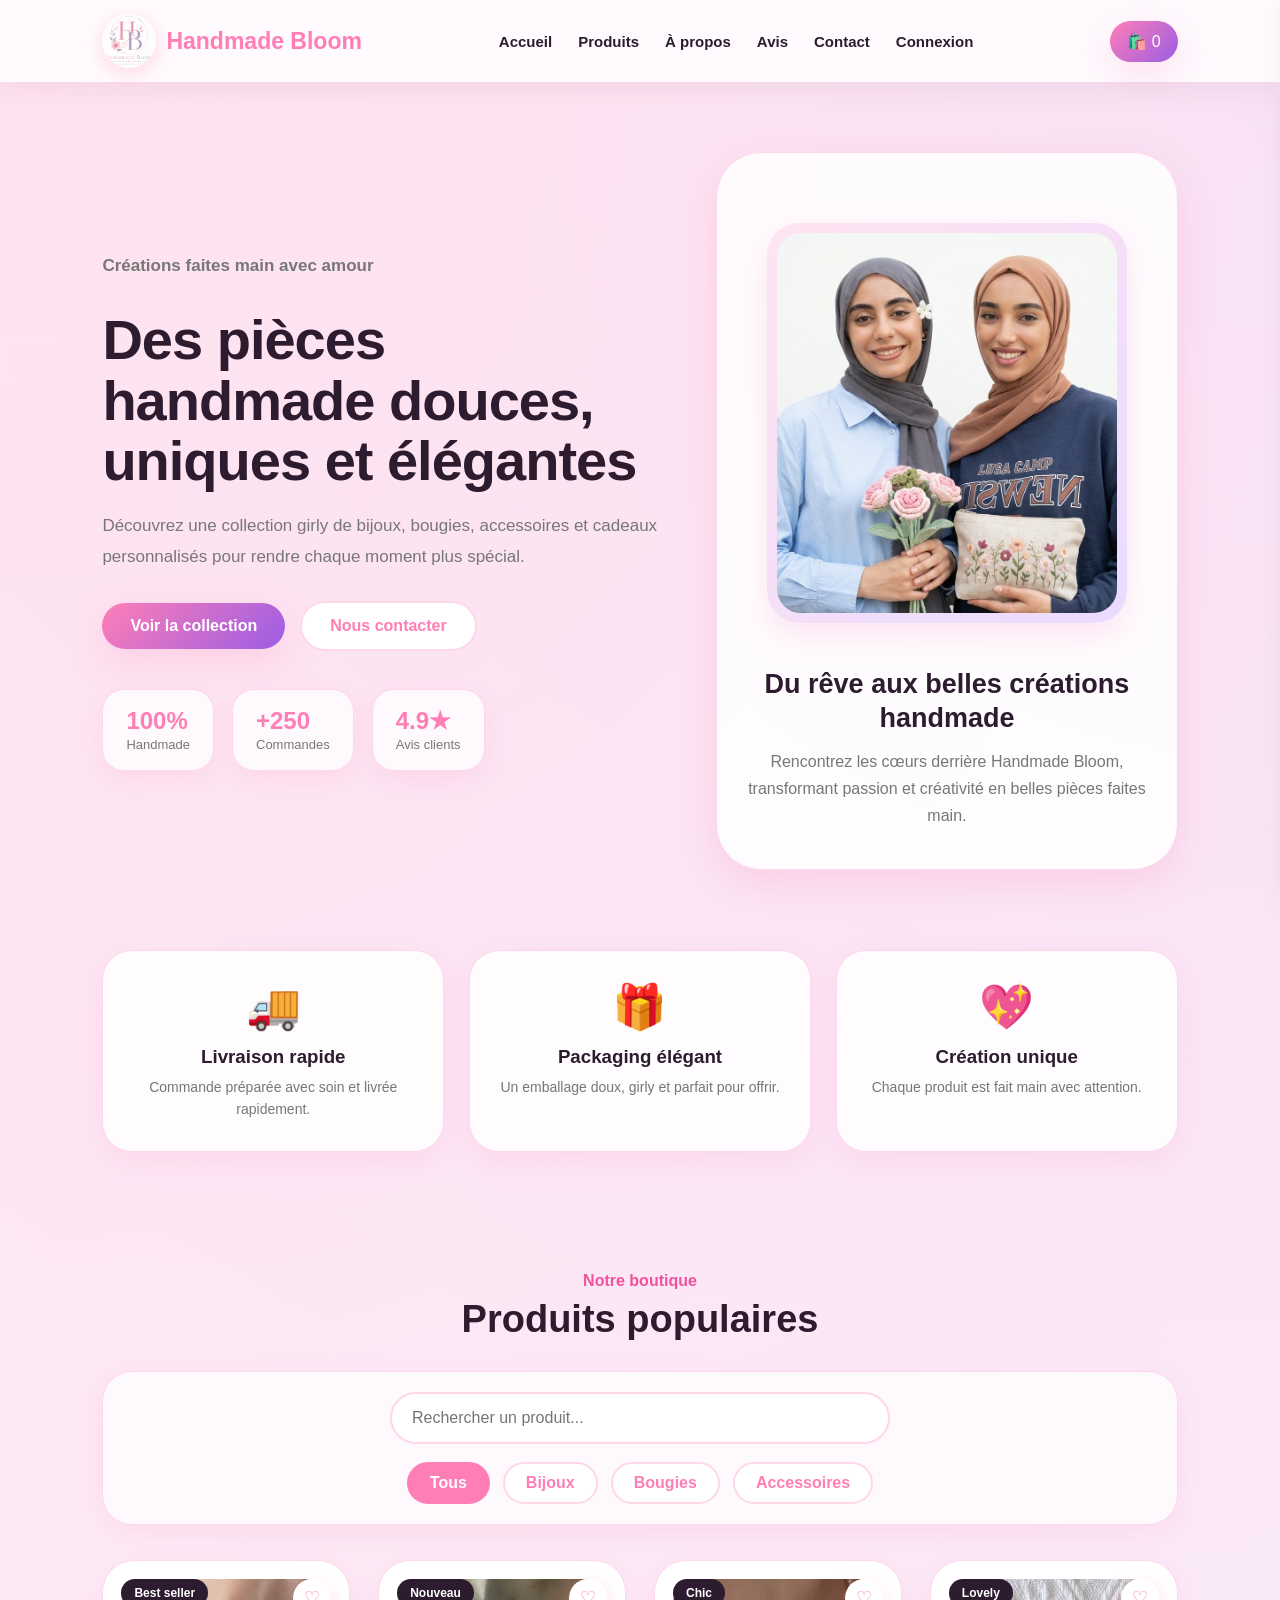
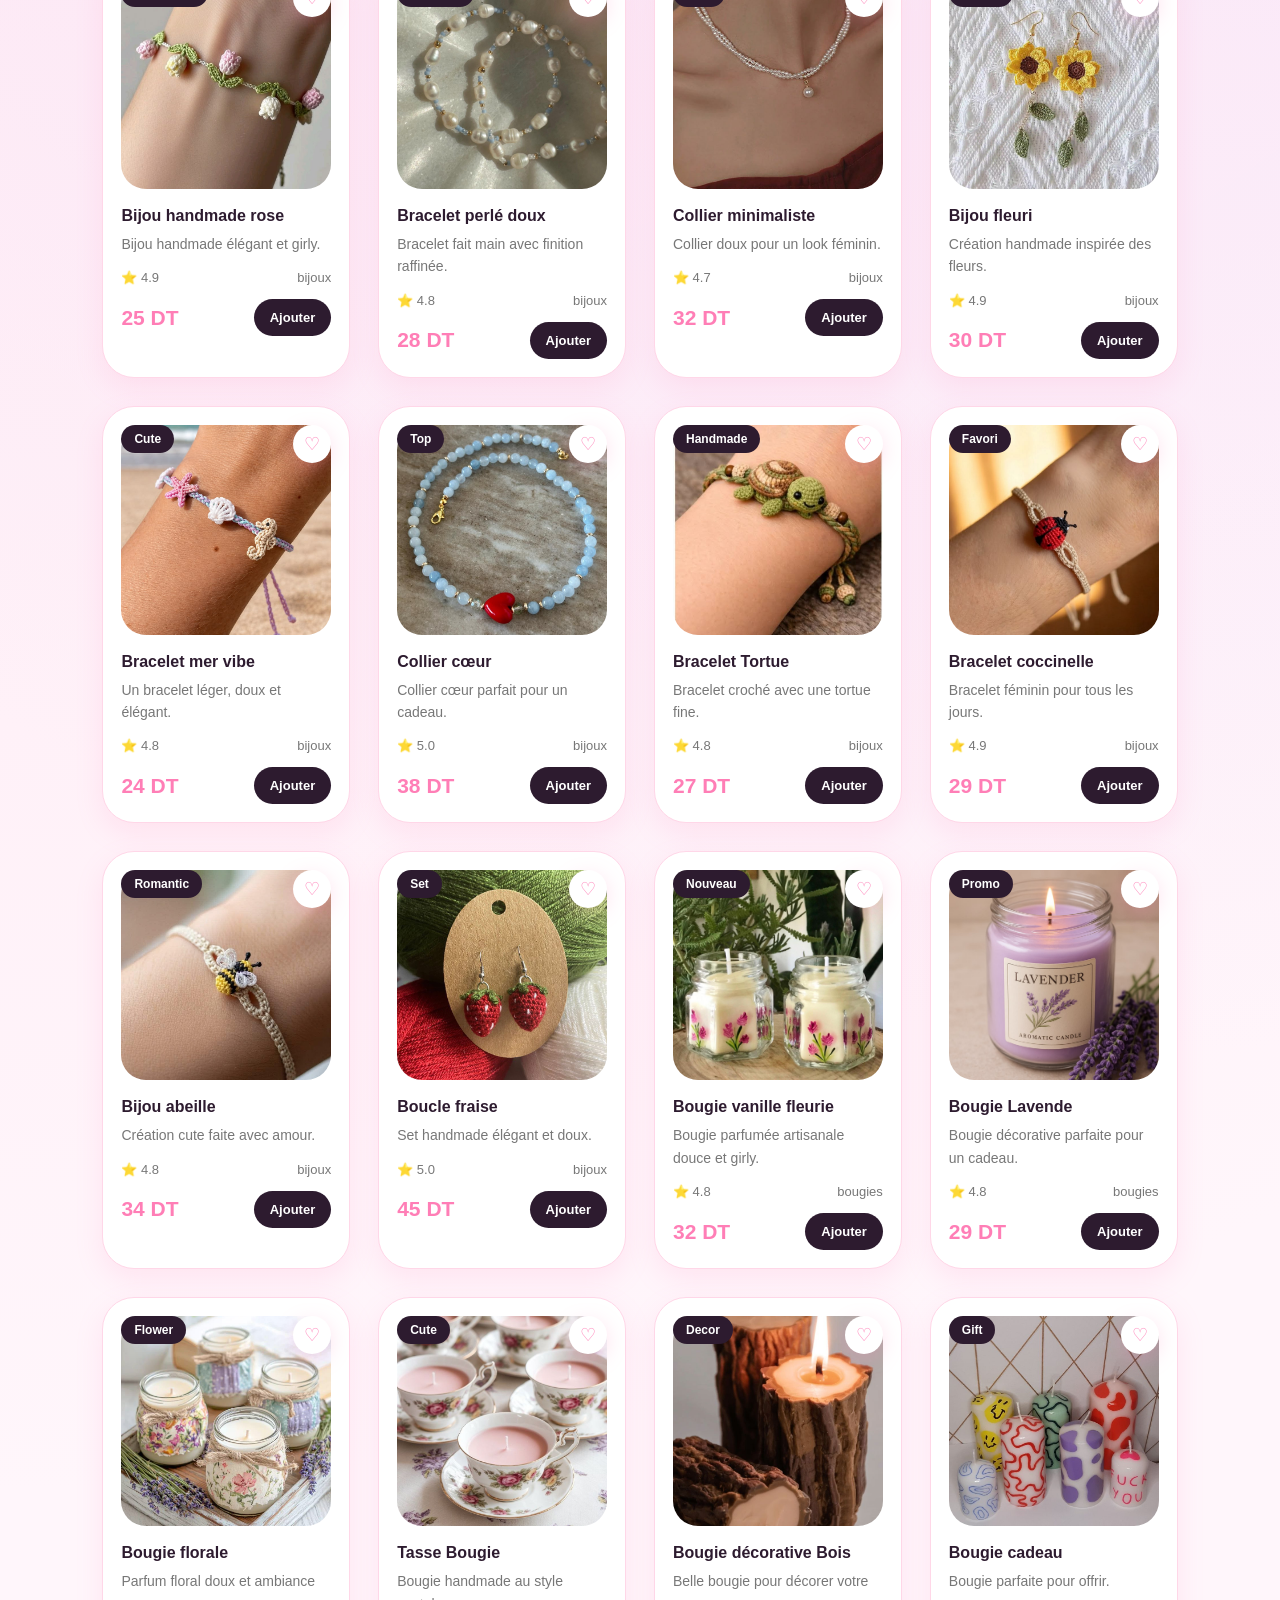
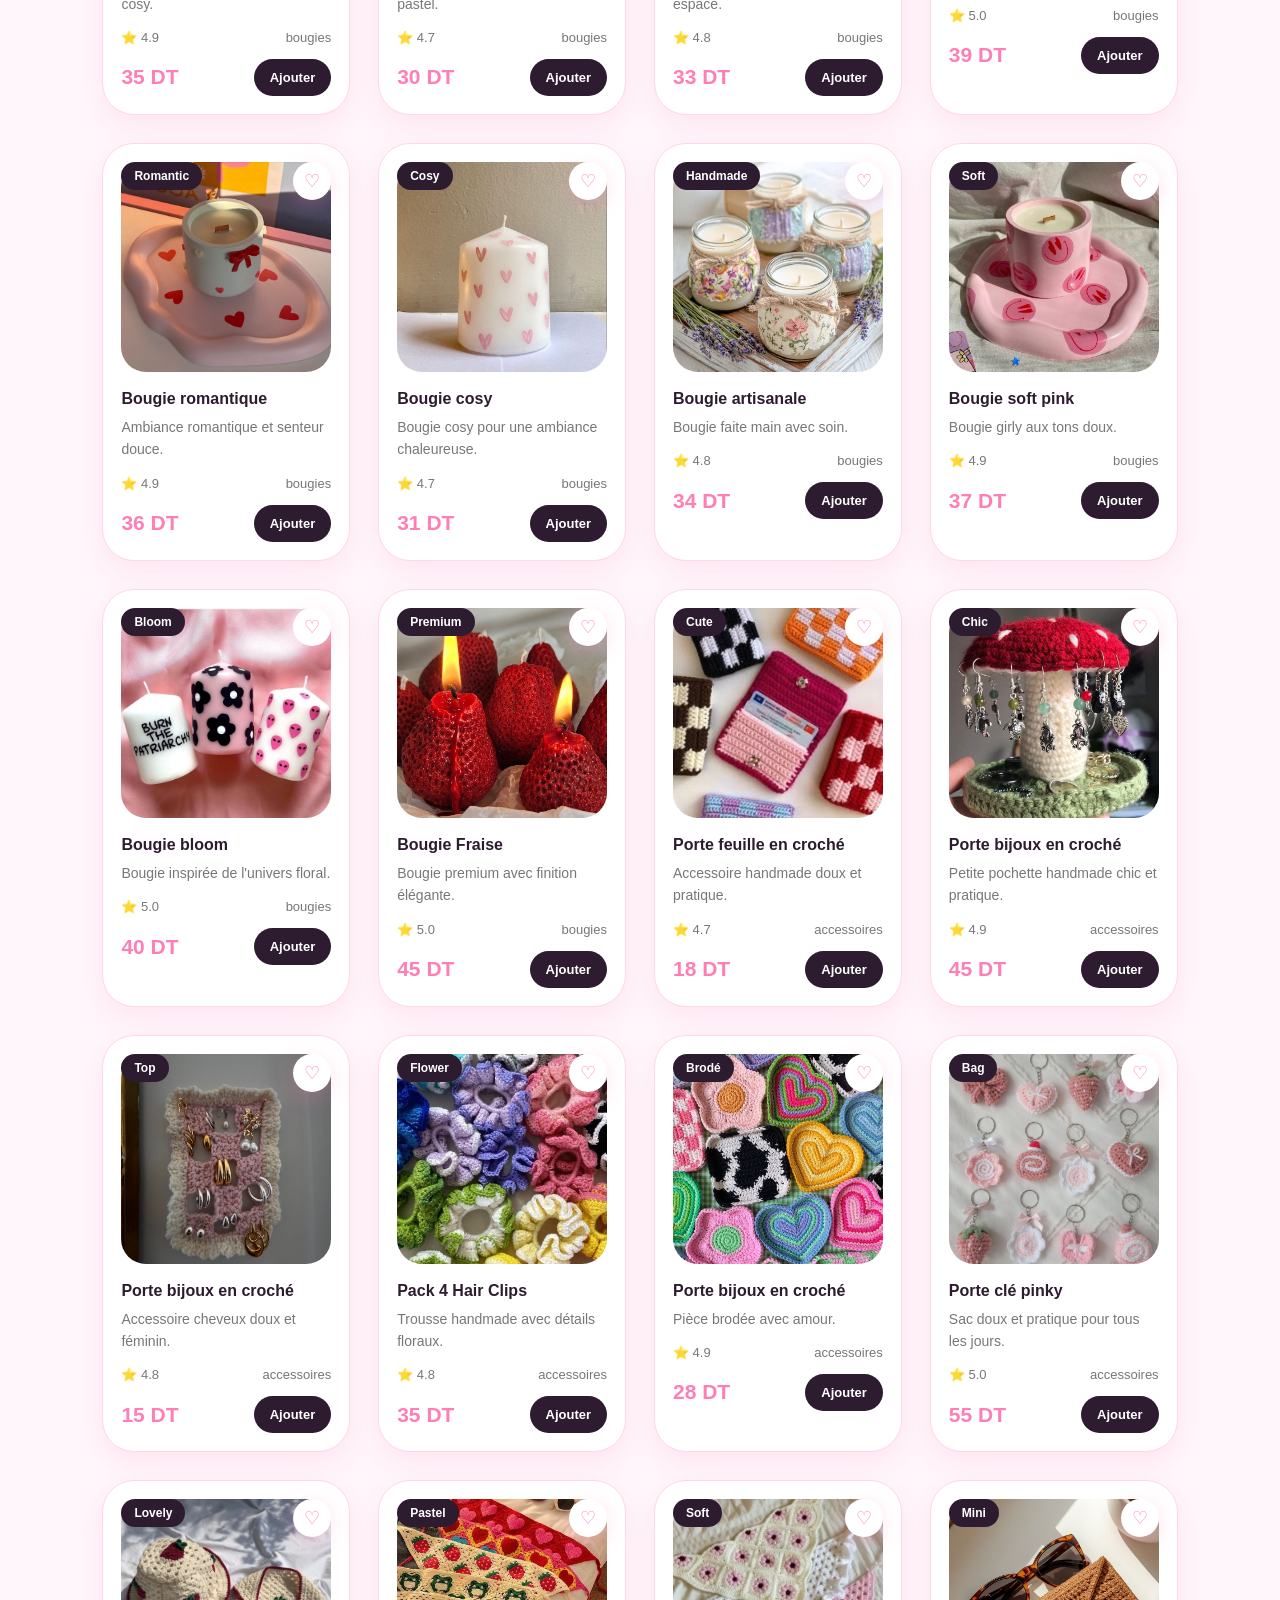
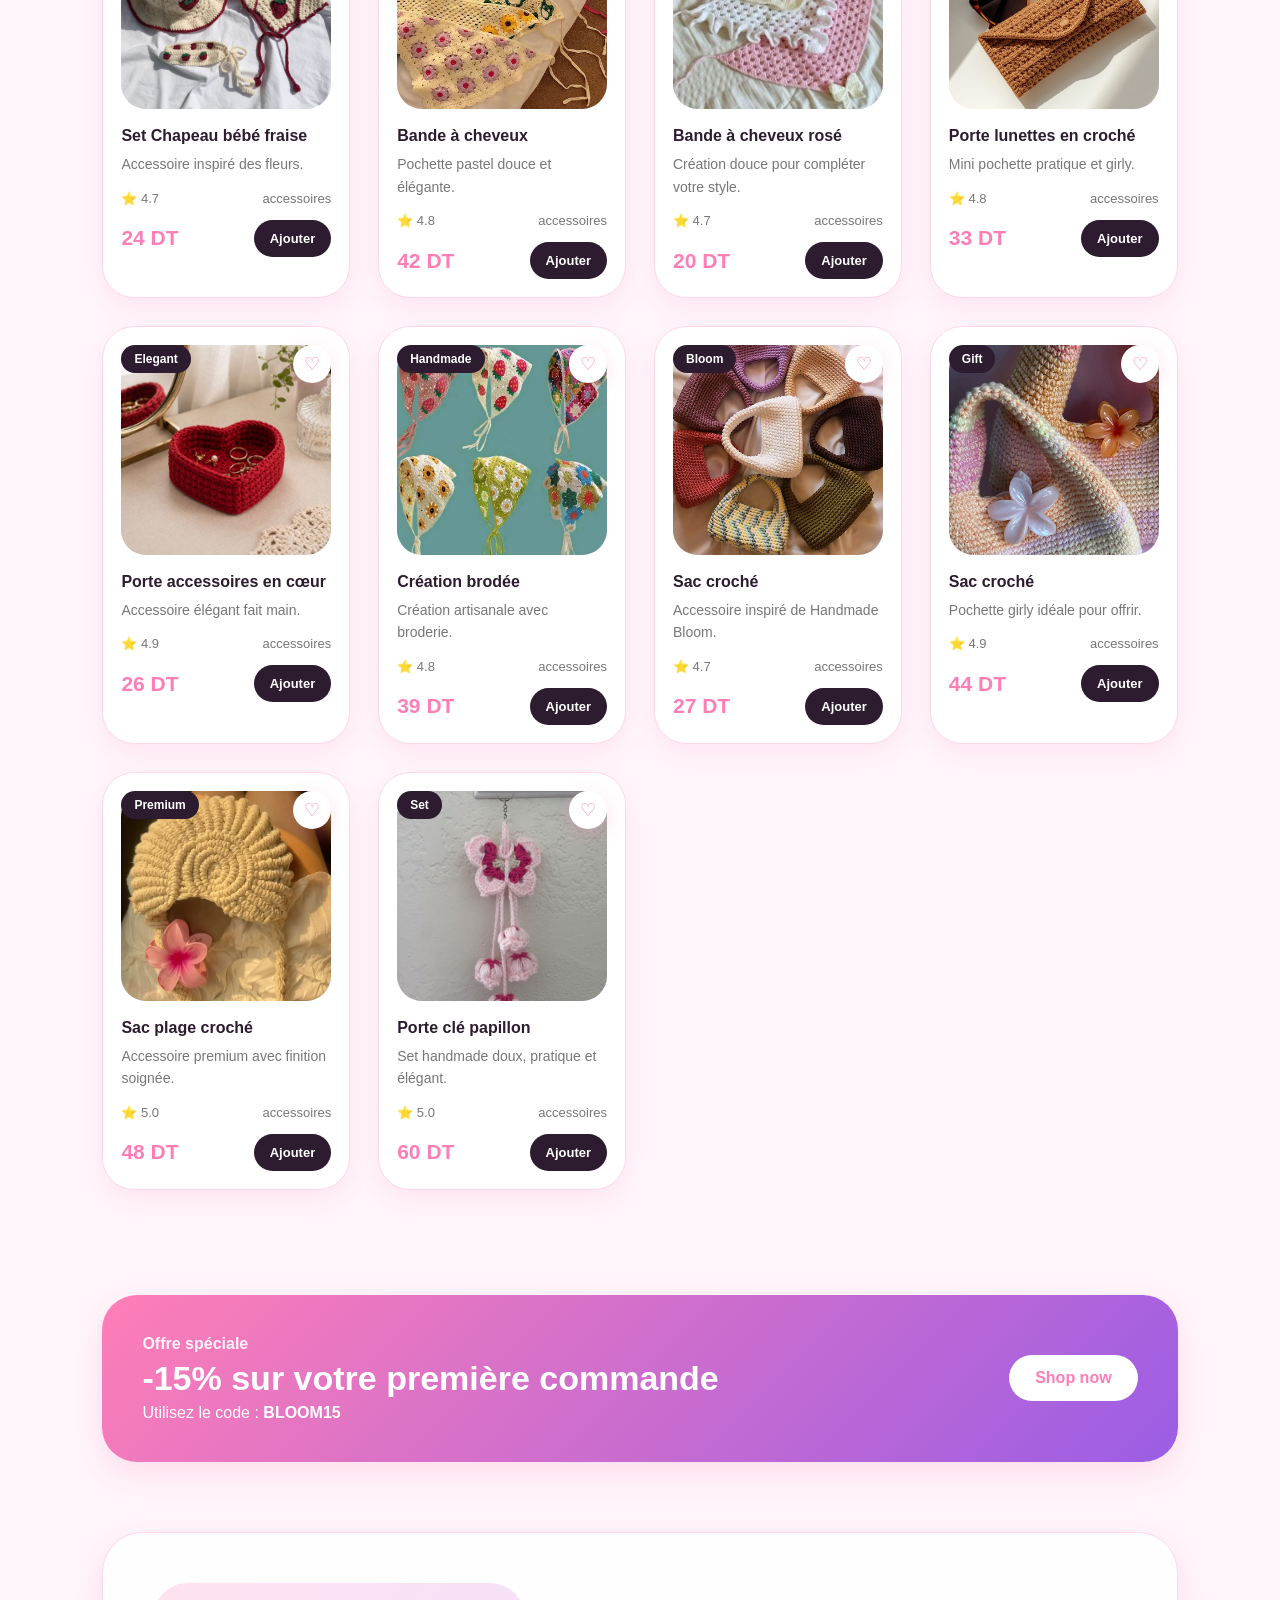
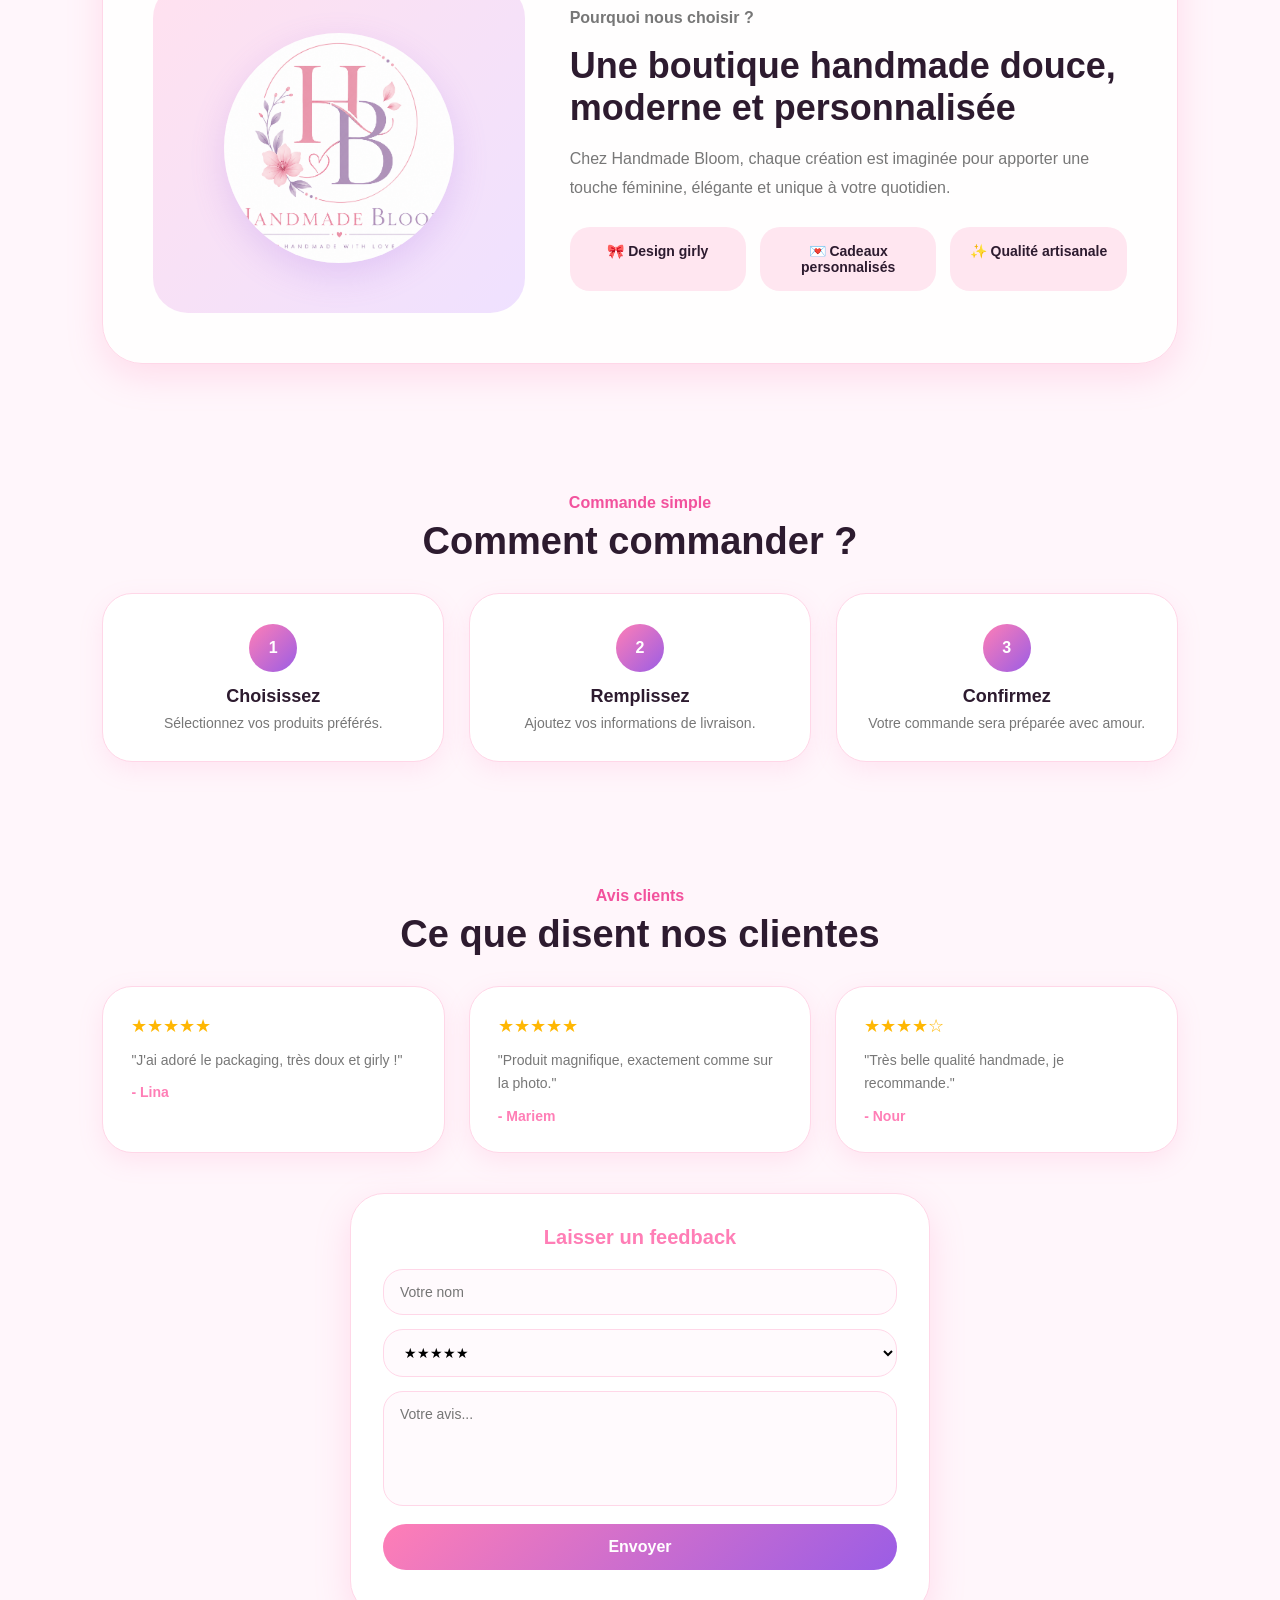
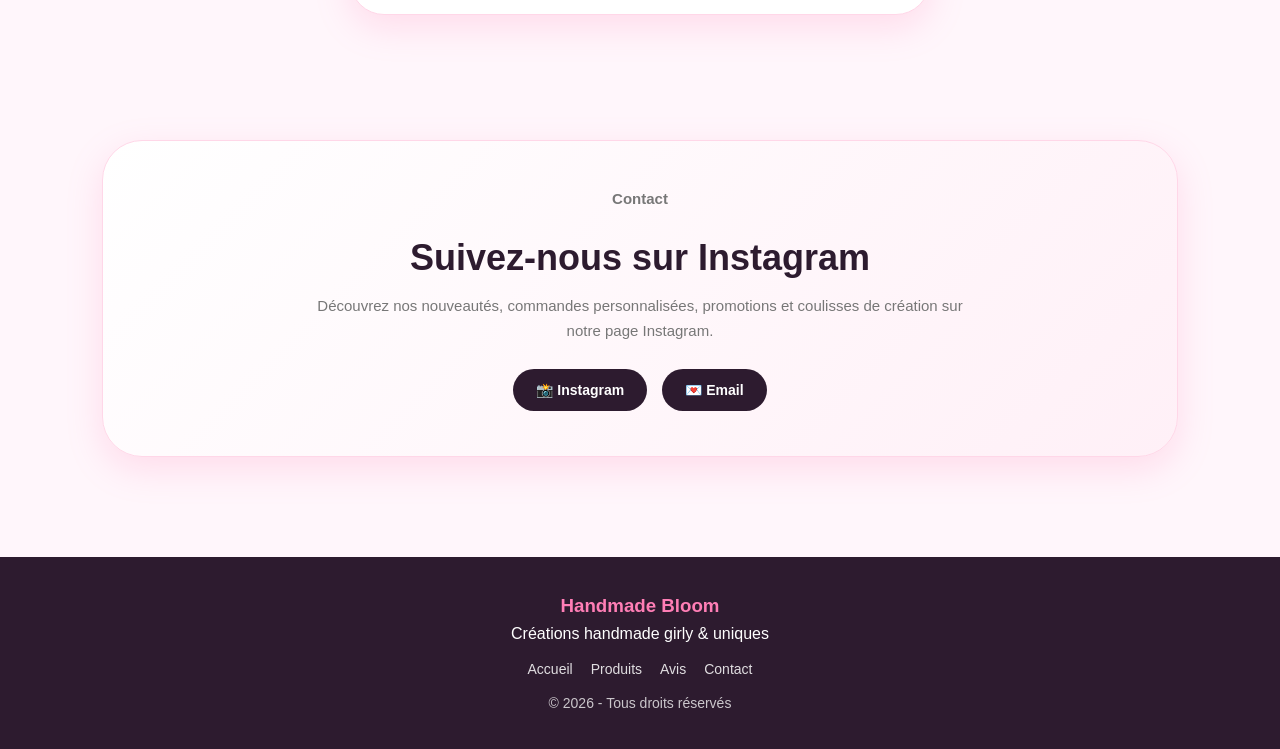
<file: index.html>
<!DOCTYPE html>
<html lang="fr">
<head>
  <meta charset="UTF-8" />
  <meta name="viewport" content="width=device-width, initial-scale=1.0" />
  <title>Handmade Bloom</title>
  <link rel="stylesheet" href="style.css" />
  <style>
    /* ── Wheel Banner ── */
    #wheelBanner {
      display: none;
      align-items: center;
      justify-content: center;
      gap: 16px;
      background: linear-gradient(135deg, #ff7eb6, #b06abe);
      color: white;
      padding: 18px 28px;
      border-radius: 20px;
      margin: 24px auto 0;
      max-width: 680px;
      text-align: center;
      flex-wrap: wrap;
      box-shadow: 0 6px 28px rgba(176,106,190,0.35);
      animation: bannerPop 0.5s cubic-bezier(.175,.885,.32,1.275);
    }
    @keyframes bannerPop {
      from { transform: scale(0.85); opacity: 0; }
      to   { transform: scale(1);    opacity: 1; }
    }
    .wheel-banner-icon { font-size: 34px; }
    .wheel-banner-text { flex: 1; min-width: 180px; }
    .wheel-banner-text strong { font-size: 17px; display: block; margin-bottom: 3px; }
    .wheel-banner-text span   { font-size: 13px; opacity: .9; }
    .wheel-banner-btn {
      background: white; color: #b06abe; border: none; border-radius: 30px;
      padding: 11px 26px; font-weight: 700; cursor: pointer; font-size: 15px;
      box-shadow: 0 3px 12px rgba(0,0,0,0.15); white-space: nowrap;
      transition: transform 0.15s;
    }
    .wheel-banner-btn:hover { transform: scale(1.04); }

    /* ── Wheel Modal ── */
    #clientWheelModal {
      display: none; position: fixed; inset: 0; z-index: 9999;
      background: rgba(0,0,0,0.6);
      align-items: center; justify-content: center;
    }
    #clientWheelModal.open { display: flex; }
    .client-wheel-box {
      background: white; border-radius: 28px; padding: 36px 32px;
      max-width: 440px; width: 92%; text-align: center; position: relative;
      box-shadow: 0 20px 60px rgba(176,106,190,0.3);
      animation: modalIn 0.35s cubic-bezier(.175,.885,.32,1.275);
    }
    @keyframes modalIn {
      from { transform: scale(0.88) translateY(30px); opacity: 0; }
      to   { transform: scale(1)    translateY(0);    opacity: 1; }
    }
    .client-wheel-close {
      position: absolute; top: 14px; right: 18px;
      background: none; border: none; font-size: 22px;
      cursor: pointer; color: #ccc; line-height: 1;
    }
    .client-wheel-close:hover { color: #999; }
    .client-wheel-box h2 { color: #b06abe; font-size: 22px; margin-bottom: 4px; }
    .client-wheel-box > p { color: #aaa; font-size: 13px; margin-bottom: 22px; }
    .client-wheel-canvas-wrap {
      position: relative; width: 290px; height: 290px;
      margin: 0 auto 12px;
    }
    .client-wheel-pointer {
      position: absolute; top: -10px; left: 50%;
      transform: translateX(-50%);
      width: 0; height: 0;
      border-left: 13px solid transparent;
      border-right: 13px solid transparent;
      border-top: 30px solid #e91e8c;
      filter: drop-shadow(0 2px 5px rgba(0,0,0,0.25));
      z-index: 2;
    }
    #clientWheelResult {
      font-size: 18px; font-weight: 800; color: #c2185b;
      min-height: 28px; margin: 14px 0 10px;
      animation: resultBounce 0.5s ease;
    }
    @keyframes resultBounce {
      0%   { transform: scale(0.7); opacity: 0; }
      70%  { transform: scale(1.1); }
      100% { transform: scale(1);   opacity: 1; }
    }
    #clientWheelSpinBtn {
      background: linear-gradient(135deg, #ff7eb6, #b06abe);
      color: white; border: none; border-radius: 30px;
      padding: 13px 40px; font-size: 16px; font-weight: 700;
      cursor: pointer; box-shadow: 0 5px 18px rgba(176,106,190,0.4);
      transition: opacity 0.2s, transform 0.15s;
    }
    #clientWheelSpinBtn:hover:not(:disabled) { transform: scale(1.04); }
    #clientWheelSpinBtn:disabled { opacity: 0.55; cursor: not-allowed; }
    #clientWheelClaimBtn {
      display: none; width: 100%; margin-top: 14px;
      background: linear-gradient(135deg, #43e97b, #38f9d7);
      color: #0d5c36; border: none; border-radius: 30px;
      padding: 13px 28px; font-size: 15px; font-weight: 700;
      cursor: pointer; box-shadow: 0 5px 18px rgba(67,233,123,0.35);
      transition: opacity 0.2s;
    }
    #clientWheelClaimBtn:disabled { opacity: 0.6; cursor: not-allowed; }
  </style>
</head>
<body>

  <div class="toast" id="toast"></div>

  <header class="header">
    <a href="#home" class="logo">
      <img src="image/logo.png" alt="Handmade Bloom Logo" />
      <span>Handmade Bloom</span>
    </a>

    <nav class="navbar" id="navbar">
      <a href="#home">Accueil</a>
      <a href="#products">Produits</a>
      <a href="#about">À propos</a>
      <a href="#feedback">Avis</a>
      <a href="#contact">Contact</a>
      <a href="login.html" id="navLoginLink">Connexion</a>
      <a href="admin.html" id="navAdminLink" style="display:none">Admin</a>
      <button id="navLogoutBtn" style="display:none;background:none;border:none;cursor:pointer;color:var(--pink);font-weight:600;font-size:15px;" onclick="logoutUser()">Déconnexion</button>
      <span id="navPointsBadge" style="display:none;background:linear-gradient(135deg,#ff7eb6,#b06abe);color:#fff;border-radius:20px;padding:4px 12px;font-size:12px;font-weight:700;margin-left:4px;"></span>
    </nav>

    <div class="header-actions">
      <button class="cart-btn" id="openCart">
        🛍️ <span id="cartCount">0</span>
      </button>
      <button class="menu-btn" id="menuBtn">☰</button>
    </div>
  </header>

  <!-- ── 🎁 BANNIÈRE CADEAU FIDÉLITÉ ─────────────────────────── -->
  <div style="padding: 0 20px;">
    <div id="wheelBanner">
      <span class="wheel-banner-icon">🎁</span>
      <div class="wheel-banner-text">
        <strong>Vous avez un cadeau fidélité !</strong>
        <span>Merci pour vos achats (<span id="wheelBannerAmount">0 DT</span>). Tournez la roue pour découvrir votre surprise !</span>
      </div>
      <button class=\"wheel-banner-btn\" onclick=\"openClientWheelModal(lastOrderId, lastOrderTotal)\">🎡 Tourner la roue</button>
    </div>
  </div>

  <!-- ── HERO ──────────────────────────────────────────────── -->
  <section class="hero" id="home">
    <div class="hero-text">
      <p class="tag">Créations faites main avec amour</p>
      <h1>Des pièces handmade douces, uniques et élégantes</h1>
      <p>
        Découvrez une collection girly de bijoux, bougies, accessoires et cadeaux
        personnalisés pour rendre chaque moment plus spécial.
      </p>
      <div class="hero-buttons">
        <a href="#products" class="main-btn">Voir la collection</a>
        <a href="#contact" class="second-btn">Nous contacter</a>
      </div>
      <div class="hero-stats">
        <div><h3>100%</h3><span>Handmade</span></div>
        <div><h3>+250</h3><span>Commandes</span></div>
        <div><h3>4.9★</h3><span>Avis clients</span></div>
      </div>
    </div>

    <div class="hero-visual">
      <div class="hero-card owners-card">
        <div class="owners-photo-box">
          <img src="image/owners.png" alt="Propriétaires de Handmade Bloom" class="owners-photo" />
        </div>
        <h3>Du rêve aux belles créations handmade</h3>
        <p>
          Rencontrez les cœurs derrière Handmade Bloom, transformant passion et créativité
          en belles pièces faites main.
        </p>
      </div>
    </div>
  </section>

  <!-- ── FEATURES ──────────────────────────────────────────── -->
  <section class="features">
    <div class="feature-box"><span>🚚</span><h3>Livraison rapide</h3><p>Commande préparée avec soin et livrée rapidement.</p></div>
    <div class="feature-box"><span>🎁</span><h3>Packaging élégant</h3><p>Un emballage doux, girly et parfait pour offrir.</p></div>
    <div class="feature-box"><span>💖</span><h3>Création unique</h3><p>Chaque produit est fait main avec attention.</p></div>
  </section>

  <!-- ── PRODUCTS ───────────────────────────────────────────── -->
  <section class="products-section" id="products">
    <div class="section-title">
      <p>Notre boutique</p>
      <h2>Produits populaires</h2>
    </div>
    <div class="shop-tools">
      <div class="search-box">
        <input type="text" id="searchInput" placeholder="Rechercher un produit..." />
      </div>
      <div class="categories">
        <button class="category active" data-category="all">Tous</button>
        <button class="category" data-category="bijoux">Bijoux</button>
        <button class="category" data-category="bougies">Bougies</button>
        <button class="category" data-category="accessoires">Accessoires</button>
      </div>
    </div>
    <div class="products-grid" id="productsGrid"></div>
  </section>

  <!-- ── PROMO BANNER ───────────────────────────────────────── -->
  <section class="promo-banner">
    <div>
      <p>Offre spéciale</p>
      <h2>-15% sur votre première commande</h2>
      <span>Utilisez le code : <strong>BLOOM15</strong></span>
    </div>
    <a href="#products">Shop now</a>
  </section>

  <!-- ── ABOUT ──────────────────────────────────────────────── -->
  <section class="about" id="about">
    <div class="about-img"><img src="image/logo.png" alt="Logo Handmade Bloom" /></div>
    <div class="about-text">
      <p class="tag">Pourquoi nous choisir ?</p>
      <h2>Une boutique handmade douce, moderne et personnalisée</h2>
      <p>Chez Handmade Bloom, chaque création est imaginée pour apporter une touche féminine, élégante et unique à votre quotidien.</p>
      <div class="about-items">
        <div>🎀 Design girly</div>
        <div>💌 Cadeaux personnalisés</div>
        <div>✨ Qualité artisanale</div>
      </div>
    </div>
  </section>

  <!-- ── HOW TO ORDER ───────────────────────────────────────── -->
  <section class="steps">
    <div class="section-title"><p>Commande simple</p><h2>Comment commander ?</h2></div>
    <div class="steps-grid">
      <div class="step-card"><span>1</span><h3>Choisissez</h3><p>Sélectionnez vos produits préférés.</p></div>
      <div class="step-card"><span>2</span><h3>Remplissez</h3><p>Ajoutez vos informations de livraison.</p></div>
      <div class="step-card"><span>3</span><h3>Confirmez</h3><p>Votre commande sera préparée avec amour.</p></div>
    </div>
  </section>

  <!-- ── FEEDBACK ───────────────────────────────────────────── -->
  <section class="feedback-section" id="feedback">
    <div class="section-title"><p>Avis clients</p><h2>Ce que disent nos clientes</h2></div>
    <div class="feedback-grid" id="feedbackGrid">
      <div class="feedback-card"><div class="stars">★★★★★</div><p>"J'ai adoré le packaging, très doux et girly !"</p><h4>- Lina</h4></div>
      <div class="feedback-card"><div class="stars">★★★★★</div><p>"Produit magnifique, exactement comme sur la photo."</p><h4>- Mariem</h4></div>
      <div class="feedback-card"><div class="stars">★★★★☆</div><p>"Très belle qualité handmade, je recommande."</p><h4>- Nour</h4></div>
    </div>
    <div class="feedback-form">
      <h3>Laisser un feedback</h3>
      <input type="text" id="feedbackName" placeholder="Votre nom" />
      <select id="feedbackRating">
        <option value="★★★★★">★★★★★</option>
        <option value="★★★★☆">★★★★☆</option>
        <option value="★★★☆☆">★★★☆☆</option>
        <option value="★★☆☆☆">★★☆☆☆</option>
        <option value="★☆☆☆☆">★☆☆☆☆</option>
      </select>
      <textarea id="feedbackText" placeholder="Votre avis..."></textarea>
      <button id="sendFeedback">Envoyer</button>
      <p id="feedbackMessage"></p>
    </div>
  </section>

  <!-- ── CONTACT ────────────────────────────────────────────── -->
  <section class="contact-section" id="contact">
    <div class="contact-card">
      <p class="tag">Contact</p>
      <h2>Suivez-nous sur Instagram</h2>
      <p>Découvrez nos nouveautés, commandes personnalisées, promotions et coulisses de création sur notre page Instagram.</p>
      <div class="contact-buttons">
        <a href="https://www.instagram.com/pearljewelry13/" target="_blank">📸 Instagram</a>
        <a href="mailto:handmadebloom@email.com">💌 Email</a>
      </div>
    </div>
  </section>

  <!-- ── FOOTER ─────────────────────────────────────────────── -->
  <footer class="footer">
    <h3>Handmade Bloom</h3>
    <p>Créations handmade girly &amp; uniques</p>
    <div class="footer-links">
      <a href="#home">Accueil</a><a href="#products">Produits</a>
      <a href="#feedback">Avis</a><a href="#contact">Contact</a>
    </div>
    <p class="footer-copy">© 2026 - Tous droits réservés</p>
  </footer>

  <!-- ── CART DRAWER ────────────────────────────────────────── -->
  <div class="cart-overlay" id="cartOverlay"></div>
  <aside class="cart-drawer" id="cartDrawer">
    <div class="cart-header">
      <div><h2>Mon panier</h2><p>Vérifiez vos articles avant la commande</p></div>
      <button id="closeCart">×</button>
    </div>
    <div id="cartItems"></div>
    <div class="order-zone">
      <h3>Zone de commande</h3>
      <input type="text" id="customerName"    placeholder="Votre nom complet" />
      <input type="text" id="customerPhone"   placeholder="Numéro de téléphone" />
      <input type="text" id="customerAddress" placeholder="Adresse de livraison" />
      <select id="deliveryMethod">
        <option value="">Choisir la livraison</option>
        <option value="domicile">Livraison à domicile - 7 DT</option>
        <option value="pickup">Récupération sur place - Gratuit</option>
      </select>
      <textarea id="orderNote" placeholder="Note spéciale..."></textarea>
    </div>
    <div class="cart-footer">
      <div class="total-line"><span>Sous-total</span><strong id="subTotal">0 DT</strong></div>
      <div class="total-line"><span>Livraison</span><strong id="deliveryFee">0 DT</strong></div>
      <div class="total-line grand-total"><span>Total</span><strong id="cartTotal">0 DT</strong></div>
      <button class="checkout-btn" id="confirmOrder">Confirmer la commande</button>
      <p class="order-message" id="orderMessage"></p>
    </div>
  </aside>

  <!-- ══════════════════════════════════════════════════════════
       🎡 MODAL ROUE — CLIENT
       ══════════════════════════════════════════════════════════ -->
  <div id="clientWheelModal">
    <div class="client-wheel-box">
      <button class="client-wheel-close" onclick="closeClientWheelModal()">✕</button>
      <h2>🎡 Votre cadeau fidélité</h2>
      <p>Commande de <strong id="wheelOrderAmount">0 DT</strong> — Tournez et découvrez votre surprise !</p>

      <div class="client-wheel-canvas-wrap">
        <div class="client-wheel-pointer"></div>
        <canvas id="clientWheelCanvas" width="290" height="290"></canvas>
      </div>

      <div id="clientWheelResult"></div>

      <button id="clientWheelSpinBtn" onclick="spinClientWheel()">🎡 Tourner !</button>
      <button id="clientWheelClaimBtn" onclick="claimClientGift()">✅ Confirmer mon cadeau</button>

      <p style="font-size:11px;color:#bbb;margin-top:14px;">
        🌸 Points fidélité : gagnez des points à chaque commande et utilisez-les pour des réductions ou la livraison gratuite.
      </p>
    </div>
  </div>

  <script src="js/app.js"></script>
</body>
</html>
</file>
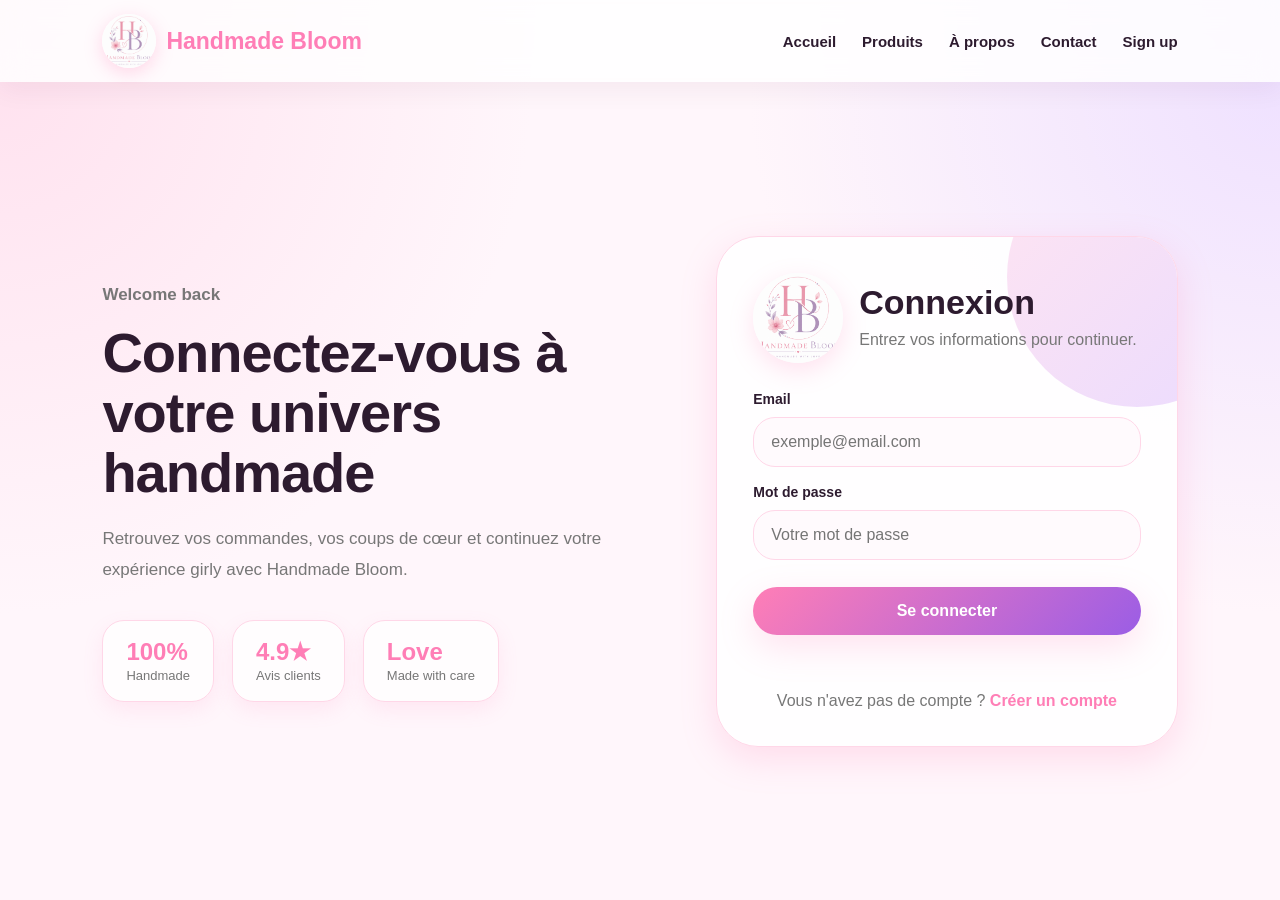
<file: admin.html>
<!DOCTYPE html>
<html lang="fr">
<head>
  <meta charset="UTF-8" />
  <meta name="viewport" content="width=device-width, initial-scale=1.0" />
  <title>Admin — Handmade Bloom</title>
  <link rel="stylesheet" href="style.css" />
  <style>
    /* ── Upload ── */
    .upload-zone {
      border: 2px dashed #ffb3d9; border-radius: 16px;
      padding: 18px; text-align: center; cursor: pointer;
      background: #fff8fb; transition: background 0.2s; grid-column: span 2;
    }
    .upload-zone:hover { background: #ffe8f3; }
    .upload-zone input[type="file"] { display: none; }
    .upload-preview {
      width: 86px; height: 86px; object-fit: cover;
      border-radius: 12px; margin-top: 8px; border: 2px solid #ffb3d9;
    }
    .upload-label { color: #c2185b; font-weight: 600; font-size: 14px; margin-top: 6px; }
    .upload-sub   { font-size: 12px; color: #bbb; margin-top: 3px; }
    #uploadStatus { font-size: 13px; margin-top: 5px; }

    /* ── Onglets commandes ── */
    .orders-tabs { display: flex; gap: 10px; margin-bottom: 20px; flex-wrap: wrap; }
    .orders-tab {
      padding: 8px 20px; border-radius: 20px;
      border: 2px solid #ffb3d9; background: white;
      color: #c05f8a; font-weight: 600; cursor: pointer;
      transition: all 0.2s; font-size: 14px;
    }
    .orders-tab.active {
      background: linear-gradient(135deg, #ff7eb6, #b06abe);
      color: white; border-color: transparent;
    }
    .badge-count {
      background: #e91e8c; color: white;
      border-radius: 10px; padding: 1px 7px; font-size: 12px; margin-left: 5px;
    }
    .orders-tab.active .badge-count { background: rgba(255,255,255,0.3); }

    /* ── Tableau commandes ── */
    .orders-table-wrap { overflow-x: auto; }
    .orders-table { width: 100%; border-collapse: collapse; font-size: 14px; }
    .orders-table th {
      background: linear-gradient(135deg, #ffe4f3, #f0d6ff);
      color: #8a3a6a; padding: 12px 14px; text-align: left; font-weight: 700;
    }
    .orders-table td { padding: 11px 14px; border-bottom: 1px solid #ffe0f0; vertical-align: middle; }
    .orders-table tr:hover td { background: #fff5fb; }
    .statut-badge { padding: 4px 12px; border-radius: 20px; font-size: 12px; font-weight: 700; }
    .statut-badge.en-attente   { background: #fff3cd; color: #856404; }
    .statut-badge.confirmee    { background: #d1ecf1; color: #0c5460; }
    .statut-badge.en-livraison { background: #cce5ff; color: #004085; }
    .statut-badge.livree       { background: #d4edda; color: #155724; }
    .statut-badge.annulee      { background: #f8d7da; color: #721c24; }
    .statut-select {
      border: 1.5px solid #ffb3d9; border-radius: 10px;
      padding: 5px 10px; font-size: 13px; color: #8a3a6a;
      background: white; cursor: pointer;
    }

    /* ── Section livrées ── */
    .livrees-section {
      background: #f8fffe; border: 2px solid #b2dfdb;
      border-radius: 20px; padding: 24px; margin-top: 30px;
    }
    .livrees-section-title {
      font-size: 16px; font-weight: 700; color: #2e7d32;
      margin-bottom: 18px; display: flex; align-items: center; gap: 10px;
    }
    .livrees-count-badge {
      background: #2e7d32; color: white;
      border-radius: 12px; padding: 2px 12px; font-size: 13px;
    }
    .livrees-grid {
      display: grid; grid-template-columns: repeat(auto-fill, minmax(240px, 1fr)); gap: 14px;
    }
    .livree-client-card {
      background: white; border-radius: 14px; padding: 16px;
      border: 1.5px solid #c8e6c9;
    }
    .livree-client-header {
      display: flex; align-items: center; gap: 12px; margin-bottom: 12px;
    }
    .client-avatar {
      width: 42px; height: 42px; border-radius: 50%;
      background: linear-gradient(135deg, #ff7eb6, #b06abe);
      color: white; font-weight: 700; font-size: 17px;
      display: flex; align-items: center; justify-content: center; flex-shrink: 0;
    }
    .client-name-label { font-weight: 700; color: #2e7d32; font-size: 15px; }
    .client-nb-cmd     { font-size: 12px; color: #888; }
    .livree-commande-row {
      display: flex; justify-content: space-between; align-items: center;
      padding: 6px 0; border-top: 1px dashed #e8f5e9; font-size: 13px;
    }
    .livree-commande-num  { color: #555; font-weight: 600; }
    .livree-commande-date { color: #aaa; font-size: 12px; }
    .livree-commande-total{ color: #c2185b; font-weight: 700; }

    /* ── Spinning Wheel modal ── */
    .wheel-modal {
      display: none; position: fixed; inset: 0;
      background: rgba(0,0,0,0.55); z-index: 9000;
      align-items: center; justify-content: center;
    }
    .wheel-modal.open { display: flex; }
    .wheel-box {
      background: white; border-radius: 24px; padding: 36px 40px;
      text-align: center; max-width: 420px; width: 90%;
      box-shadow: 0 20px 60px rgba(0,0,0,0.2);
    }
    .wheel-box h3 { font-size: 20px; color: #8a3a6a; margin-bottom: 6px; }
    .wheel-box p  { font-size: 14px; color: #888; margin-bottom: 24px; }
    .wheel-canvas-wrap {
      position: relative; width: 280px; height: 280px; margin: 0 auto 20px;
    }
    #wheelCanvas { border-radius: 50%; display: block; }
    .wheel-pointer {
      position: absolute; top: -14px; left: 50%;
      transform: translateX(-50%);
      width: 0; height: 0;
      border-left: 12px solid transparent;
      border-right: 12px solid transparent;
      border-top: 28px solid #c2185b;
      filter: drop-shadow(0 2px 4px rgba(0,0,0,0.3));
    }
    .wheel-spin-btn {
      background: linear-gradient(135deg, #ff7eb6, #b06abe);
      color: white; border: none; padding: 12px 36px;
      border-radius: 24px; font-size: 16px; font-weight: 700;
      cursor: pointer; transition: opacity 0.2s; margin-bottom: 10px;
    }
    .wheel-spin-btn:disabled { opacity: 0.5; cursor: not-allowed; }
    .wheel-result {
      font-size: 16px; font-weight: 700; color: #c2185b;
      min-height: 26px; margin-bottom: 10px;
    }
    .wheel-close-btn {
      background: none; border: 1.5px solid #ddd;
      color: #888; padding: 8px 22px; border-radius: 20px;
      font-size: 14px; cursor: pointer; margin-top: 6px;
    }
    .wheel-confirm-btn {
      display: none;
      background: linear-gradient(135deg, #43a047, #66bb6a);
      color: white; border: none; padding: 10px 28px;
      border-radius: 20px; font-size: 14px; font-weight: 700;
      cursor: pointer; margin-top: 8px; margin-left: 8px;
    }

    /* ── Section cadeaux admin ── */
    .gifts-panel {
      background: #fffbf0; border: 2px solid #ffe082;
      border-radius: 20px; padding: 24px; margin-top: 10px;
    }
    .gifts-panel-title {
      font-size: 16px; font-weight: 700; color: #b45309;
      margin-bottom: 18px; display: flex; align-items: center; gap: 10px;
    }
    .gifts-count-badge {
      background: #b45309; color: white;
      border-radius: 12px; padding: 2px 12px; font-size: 13px;
    }
    .gift-row {
      background: white; border-radius: 14px; padding: 16px 20px;
      border: 1.5px solid #ffe082; display: flex;
      align-items: center; gap: 16px; margin-bottom: 12px;
      flex-wrap: wrap;
    }
    .gift-avatar {
      width: 46px; height: 46px; border-radius: 50%;
      background: linear-gradient(135deg, #ffd54f, #ff8f00);
      color: white; font-weight: 700; font-size: 19px;
      display: flex; align-items: center; justify-content: center; flex-shrink: 0;
    }
    .gift-info   { flex: 1; min-width: 120px; }
    .gift-name   { font-weight: 700; color: #333; font-size: 15px; }
    .gift-detail { font-size: 13px; color: #888; margin-top: 2px; }
    .gift-type-tag {
      padding: 5px 16px; border-radius: 20px; font-size: 13px;
      font-weight: 700; white-space: nowrap;
    }
    .tag-livraison    { background: #e3f2fd; color: #1565c0; }
    .tag-produit      { background: #fce4ec; color: #c2185b; }
    .tag-personnalise { background: #f3e5f5; color: #6a1b9a; }
    .gift-spin-btn {
      padding: 8px 20px; border-radius: 14px; font-size: 13px;
      font-weight: 700; cursor: pointer; border: none;
      background: linear-gradient(135deg, #ff7eb6, #b06abe);
      color: white; white-space: nowrap;
    }

    /* ── Points table ── */
    .progress-bar-wrap { min-width: 140px; }
    .progress-bar {
      height: 8px; border-radius: 10px;
      background: #f3e5f5; overflow: hidden;
    }
    .progress-bar-fill {
      height: 100%;
      background: linear-gradient(90deg, #ff7eb6, #b06abe);
      border-radius: 10px; transition: width 0.5s;
    }
    .progress-label { font-size: 12px; color: #888; margin-top: 3px; }

    /* ── Stat card gift ── */
    .stat-card.gift-stat {
      border: 2px solid #ffe082;
      background: linear-gradient(135deg, #fffde7, #fff8e1);
    }
  </style>
</head>
<body>

  <header class="header admin-top-header">
    <a href="index.html" class="logo">
      <img src="image/logo.png" alt="Logo Handmade Bloom" />
      <span>Handmade Bloom — Administration</span>
    </a>
    <nav class="navbar" id="navbar">
      <a href="#dashboard">Dashboard</a>
      <a href="#productsAdmin">Produits</a>
      <a href="#ordersAdmin">Commandes</a>
      <a href="#giftsAdmin">Cadeaux</a>
      <a href="#feedbackAdmin">Feedbacks</a>
      <a href="index.html">Voir le site</a>
    </nav>
    <button class="cart-btn" id="logoutBtn">Déconnexion</button>
  </header>

  <main class="admin-bloom-page">

    <!-- HERO -->
    <section class="admin-bloom-hero" id="dashboard">
      <div class="admin-bloom-text">
        <p class="tag">Espace administrateur</p>
        <h1>Gestion de la boutique Handmade Bloom</h1>
        <p>Gérez les produits, consultez les commandes, suivez les feedbacks et les cadeaux fidélité.</p>
      </div>
      <div class="admin-bloom-card">
        <img src="image/logo.png" alt="Logo" />
        <h3>Tableau de bord</h3>
        <p>Interface de gestion centralisée.</p>
      </div>
    </section>

    <!-- STATS -->
    <section class="admin-bloom-stats">
      <div class="stat-card">
        <span>—</span>
        <h3 id="totalProducts">—</h3>
        <p>Produits</p>
      </div>
      <div class="stat-card">
        <span>—</span>
        <h3 id="totalOrders">—</h3>
        <p>Commandes</p>
      </div>
      <div class="stat-card">
        <span>—</span>
        <h3 id="totalLivrees">—</h3>
        <p>Livrées</p>
      </div>
      <div class="stat-card">
        <span>—</span>
        <h3 id="totalFeedbacks">—</h3>
        <p>Feedbacks</p>
      </div>
      <div class="stat-card">
        <span>—</span>
        <h3 id="totalRevenue">—</h3>
        <p>Revenu total</p>
      </div>
      <div class="stat-card gift-stat">
        <span>—</span>
        <h3 id="totalGifts">—</h3>
        <p>Cadeaux à offrir</p>
      </div>
    </section>

    <!-- PRODUITS -->
    <section class="admin-bloom-section" id="productsAdmin">
      <div class="section-title">
        <p>Produits</p>
        <h2>Gestion des produits</h2>
      </div>

      <div class="admin-bloom-form">
        <input type="hidden" id="editProductId" />
        <input type="text"   id="productName"  placeholder="Nom du produit" />
        <input type="number" id="productPrice" placeholder="Prix en DT" />

        <select id="productCategory">
          <option value="bijoux">Bijoux</option>
          <option value="bougies">Bougies</option>
          <option value="accessoires">Accessoires</option>
        </select>

        <div class="upload-zone" id="uploadZone" onclick="document.getElementById('imageFileInput').click()">
          <input type="file" id="imageFileInput" accept="image/*" />
          <div id="uploadPlaceholder">
            <div class="upload-label">Cliquer pour uploader une image depuis le PC</div>
            <div class="upload-sub">JPG, PNG, WEBP — max 5 Mo</div>
          </div>
          <img id="uploadPreview" class="upload-preview" style="display:none" alt="Prévisualisation" />
          <div id="uploadStatus"></div>
        </div>

        <input type="text" id="productImage"  placeholder="Ou saisir le chemin : image/A1.jpg" style="grid-column:span 2" />
        <input type="text" id="productBadge"  placeholder="Badge : Nouveau, Promo..." />
        <input type="text" id="productRating" placeholder="Rating : 4.9" />
        <textarea id="productDesc" placeholder="Description du produit"></textarea>

        <button id="saveProductBtn" style="grid-column:span 2">Ajouter le produit</button>
      </div>

      <div class="admin-bloom-table">
        <table>
          <thead>
            <tr>
              <th>Image</th><th>Produit</th><th>Catégorie</th><th>Prix</th><th>Actions</th>
            </tr>
          </thead>
          <tbody id="adminProductsTable"></tbody>
        </table>
      </div>
    </section>

    <!-- COMMANDES -->
    <section class="admin-bloom-section" id="ordersAdmin">
      <div class="section-title">
        <p>Commandes</p>
        <h2>Commandes clientes</h2>
      </div>

      <div class="orders-tabs">
        <button class="orders-tab active" data-filter="all">Toutes <span class="badge-count" id="cnt-all">0</span></button>
        <button class="orders-tab" data-filter="en attente">En attente <span class="badge-count" id="cnt-attente">0</span></button>
        <button class="orders-tab" data-filter="confirmée">Confirmées <span class="badge-count" id="cnt-confirmee">0</span></button>
        <button class="orders-tab" data-filter="en livraison">En livraison <span class="badge-count" id="cnt-livraison">0</span></button>
        <button class="orders-tab" data-filter="annulée">Annulées <span class="badge-count" id="cnt-annulee">0</span></button>
      </div>

      <div class="orders-table-wrap">
        <table class="orders-table">
          <thead>
            <tr>
              <th>#</th><th>Client</th><th>Téléphone</th><th>Adresse</th>
              <th>Total</th><th>Livraison</th><th>Date</th><th>Statut</th><th>Modifier</th>
            </tr>
          </thead>
          <tbody id="ordersTableBody"></tbody>
        </table>
      </div>

      <!-- Commandes livrées regroupées par client -->
      <div class="livrees-section">
        <div class="livrees-section-title">
          Commandes livrées
          <span class="livrees-count-badge" id="livrees-count">0</span>
        </div>
        <div class="livrees-grid" id="livreesGrid">
          <p style="color:#aaa;font-size:14px">Aucune commande livrée.</p>
        </div>
      </div>
    </section>

    <!-- CADEAUX -->
    <section class="admin-bloom-section" id="giftsAdmin">
      <div class="section-title">
        <p>Fidélité</p>
        <h2>Cadeaux &amp; Points fidélité</h2>
      </div>

      <!-- Règles roue -->
      <div style="background:#f9f0ff;border-radius:16px;padding:18px 22px;margin-bottom:24px;font-size:14px;color:#6a1b9a;line-height:1.7">
        <strong>🎡 Roue :</strong> apparaît automatiquement après chaque commande ≥ <strong>50 DT</strong><br>
        <strong>⭐ Points :</strong> <strong>5 pts</strong> gagnés par tranche de <strong>10 DT</strong> commandés (automatique)<br>
        Les segments de la roue sont <strong>configurables ci-dessous</strong> par l'admin.
      </div>

      <!-- Cadeaux en attente de traitement -->
      <div class="gifts-panel" style="margin-bottom:28px;">
        <div class="gifts-panel-title">
          🎁 Cadeaux en attente de traitement
          <span class="gifts-count-badge" id="giftsCount">0</span>
        </div>
        <div id="pendingSpinsList">
          <p style="color:#aaa;font-size:14px">Chargement...</p>
        </div>
      </div>

      <!-- Suivi clients + points -->
      <div style="margin-top:10px;margin-bottom:30px;">
        <h3 style="color:#8a3a6a;margin-bottom:16px;font-size:16px">Suivi clients — montants &amp; points</h3>
        <div class="orders-table-wrap">
          <table class="orders-table">
            <thead>
              <tr>
                <th>Client</th><th>Email</th><th>Total dépensé</th>
                <th>Commandes livrées</th><th>Points fidélité</th><th>Cadeau gagné</th><th>Actions</th>
              </tr>
            </thead>
            <tbody id="pointsTableBody"></tbody>
          </table>
        </div>
      </div>

      <!-- Configuration de la roue -->
      <div style="background:#fff8ff;border:1px solid #e8d0f0;border-radius:18px;padding:24px;margin-top:10px;">
        <div style="display:flex;align-items:center;justify-content:space-between;margin-bottom:18px;flex-wrap:wrap;gap:10px;">
          <h3 style="color:#8a3a6a;font-size:17px;margin:0;">🎡 Configuration de la Roue</h3>
          <button id="saveWheelConfigBtn" style="
            background:linear-gradient(135deg,#ff7eb6,#b06abe);color:#fff;border:none;
            border-radius:20px;padding:10px 22px;font-weight:700;cursor:pointer;font-size:14px;
            box-shadow:0 4px 14px rgba(176,106,190,0.35);">
            💾 Sauvegarder la roue
          </button>
        </div>
        <p style="font-size:13px;color:#888;margin-bottom:18px;">
          Modifiez les segments, leurs labels, couleurs, types et seuils minimum.
          Les changements sont pris en compte immédiatement pour tous les clients.
        </p>
        <div id="wheelConfigList">
          <p style="color:#aaa;">Chargement de la configuration...</p>
        </div>
      </div>
    </section>

    <!-- FEEDBACKS -->
    <section class="admin-bloom-section" id="feedbackAdmin">
      <div class="section-title">
        <p>Avis</p>
        <h2>Feedbacks clients</h2>
      </div>
      <div id="feedbackList" class="orders-list"></div>
    </section>

  </main>

  <!-- Wheel modal supprimé : la roue est maintenant côté client -->

  <script src="js/auth.js"></script>
  <script src="js/admin.js"></script>
</body>
</html>
</file>
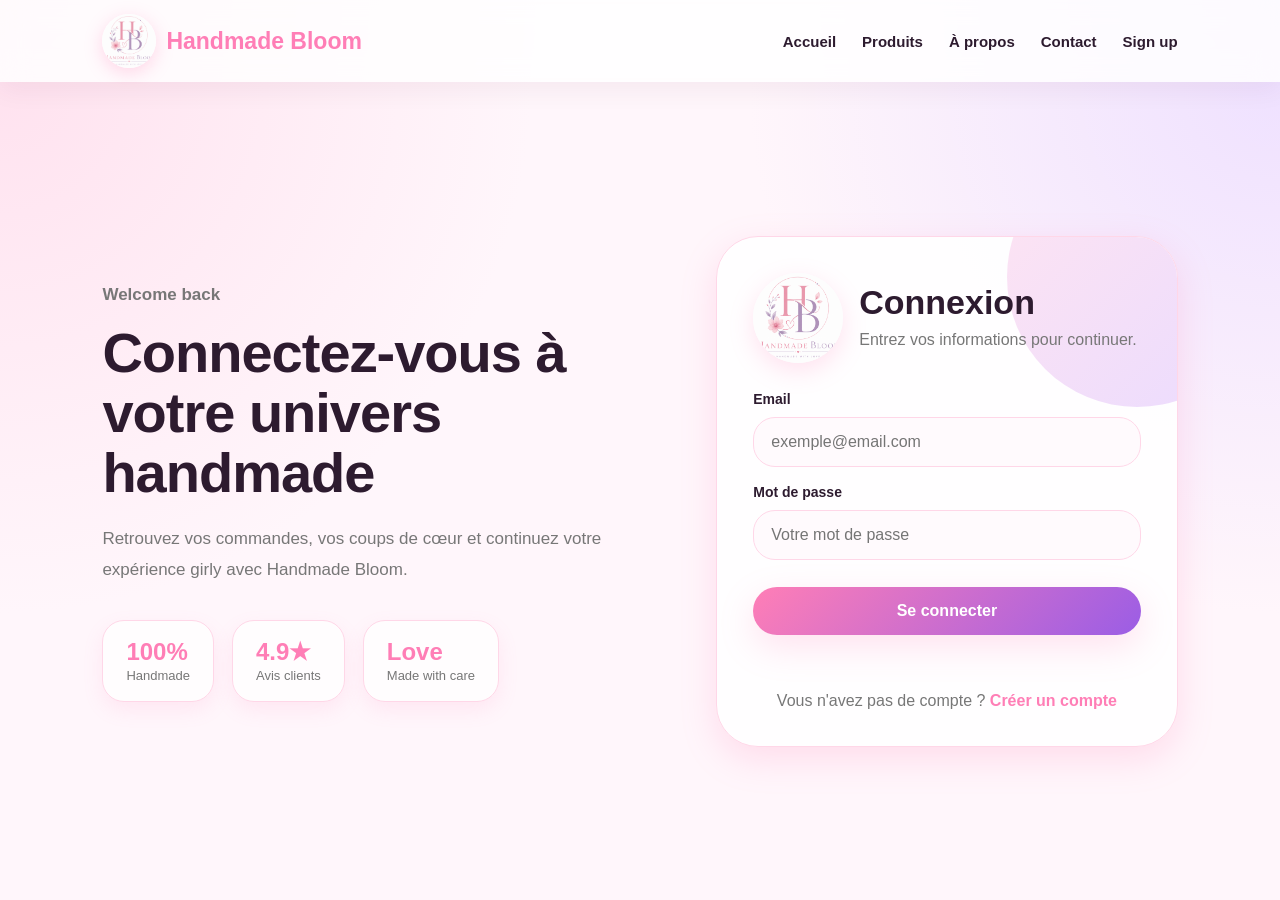
<file: login.html>
<!DOCTYPE html>
<html lang="fr">
<head>
  <meta charset="UTF-8" />
  <meta name="viewport" content="width=device-width, initial-scale=1.0" />
  <title>Connexion - Handmade Bloom</title>
  <link rel="stylesheet" href="style.css" />
</head>
<body>

  <header class="header">
    <a href="index.html" class="logo">
      <img src="image/logo.png" alt="Logo Handmade Bloom" />
      <span>Handmade Bloom</span>
    </a>

    <nav class="navbar" id="navbar">
      <a href="index.html">Accueil</a>
      <a href="index.html#products">Produits</a>
      <a href="index.html#about">À propos</a>
      <a href="index.html#contact">Contact</a>
      <a href="register.html">Sign up</a>
    </nav>
  </header>

  <main class="auth-home-page">
    <section class="auth-home-hero">
      <div class="auth-home-text">
        <p class="tag">Welcome back</p>
        <h1>Connectez-vous à votre univers handmade</h1>
        <p>
          Retrouvez vos commandes, vos coups de cœur et continuez votre expérience
          girly avec Handmade Bloom.
        </p>

        <div class="hero-stats auth-stats-mini">
          <div><h3>100%</h3><span>Handmade</span></div>
          <div><h3>4.9★</h3><span>Avis clients</span></div>
          <div><h3>Love</h3><span>Made with care</span></div>
        </div>
      </div>

      <div class="auth-home-card">
        <div class="auth-card-top">
          <img src="image/logo.png" alt="Logo Handmade Bloom" />
          <div>
            <h2>Connexion</h2>
            <p>Entrez vos informations pour continuer.</p>
          </div>
        </div>

        <div class="auth-form-beauty">
          <label for="loginEmail">Email</label>
          <input type="email" id="loginEmail" placeholder="exemple@email.com" autocomplete="email" />

          <label for="loginPassword">Mot de passe</label>
          <input type="password" id="loginPassword" placeholder="Votre mot de passe" autocomplete="current-password" />

          <button id="loginBtn">Se connecter</button>
          <p id="loginMessage" class="auth-message-beauty"></p>
        </div>

        <p class="auth-switch-beauty">
          Vous n'avez pas de compte ?
          <a href="register.html">Créer un compte</a>
        </p>

      </div>
    </section>
  </main>

  <script src="js/auth.js"></script>
</body>
</html>
</file>
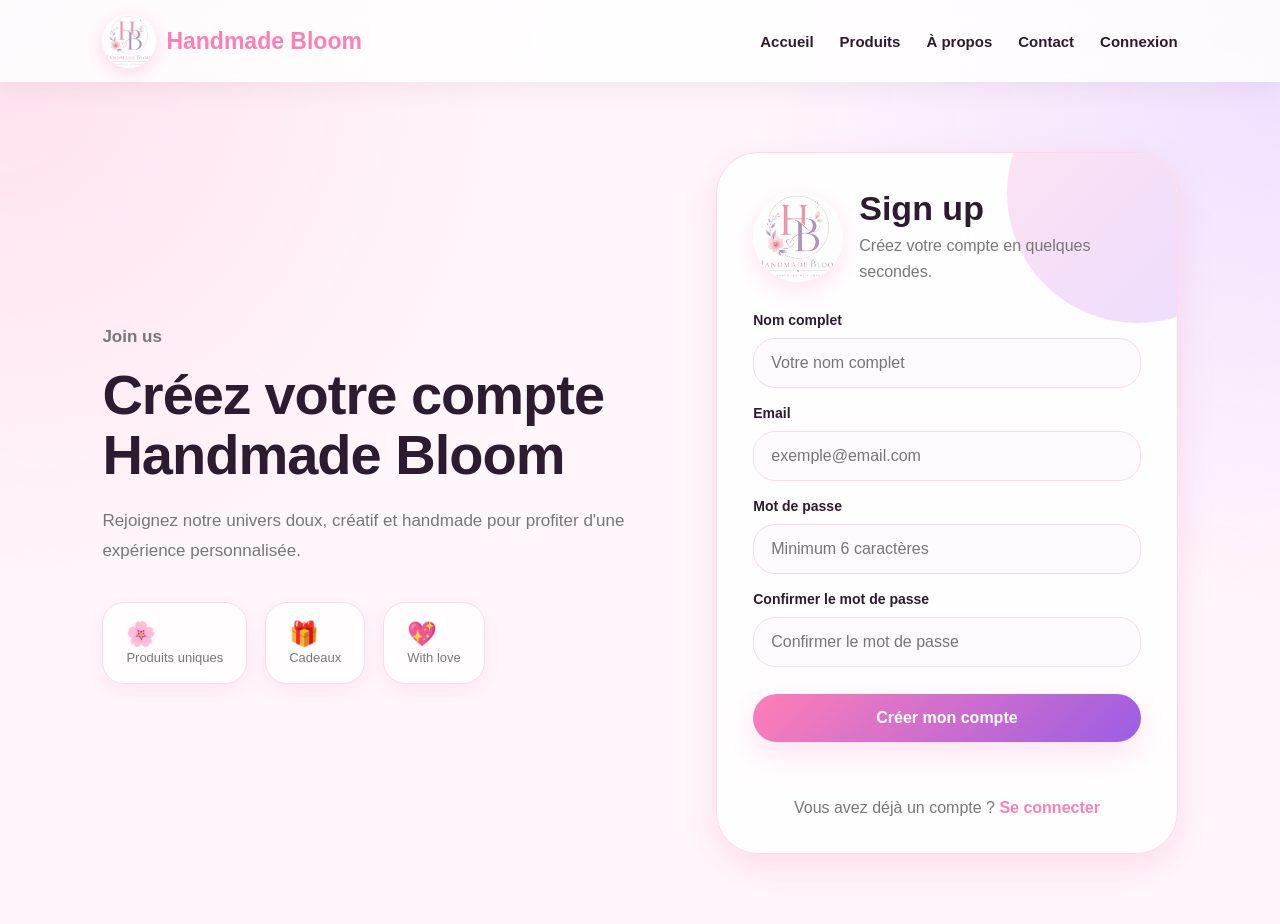
<file: register.html>
<!DOCTYPE html>
<html lang="fr">
<head>
  <meta charset="UTF-8" />
  <meta name="viewport" content="width=device-width, initial-scale=1.0" />
  <title>Inscription - Handmade Bloom</title>
  <link rel="stylesheet" href="style.css" />
</head>
<body>

  <header class="header">
    <a href="index.html" class="logo">
      <img src="image/logo.png" alt="Logo Handmade Bloom" />
      <span>Handmade Bloom</span>
    </a>

    <nav class="navbar" id="navbar">
      <a href="index.html">Accueil</a>
      <a href="index.html#products">Produits</a>
      <a href="index.html#about">À propos</a>
      <a href="index.html#contact">Contact</a>
      <a href="login.html">Connexion</a>
    </nav>
  </header>

  <main class="auth-home-page">
    <section class="auth-home-hero">
      <div class="auth-home-text">
        <p class="tag">Join us</p>
        <h1>Créez votre compte Handmade Bloom</h1>
        <p>
          Rejoignez notre univers doux, créatif et handmade pour profiter
          d'une expérience personnalisée.
        </p>

        <div class="hero-stats auth-stats-mini">
          <div><h3>🌸</h3><span>Produits uniques</span></div>
          <div><h3>🎁</h3><span>Cadeaux</span></div>
          <div><h3>💖</h3><span>With love</span></div>
        </div>
      </div>

      <div class="auth-home-card">
        <div class="auth-card-top">
          <img src="image/logo.png" alt="Logo Handmade Bloom" />
          <div>
            <h2>Sign up</h2>
            <p>Créez votre compte en quelques secondes.</p>
          </div>
        </div>

        <div class="auth-form-beauty">
          <label for="registerName">Nom complet</label>
          <input type="text" id="registerName" placeholder="Votre nom complet" autocomplete="name" />

          <label for="registerEmail">Email</label>
          <input type="email" id="registerEmail" placeholder="exemple@email.com" autocomplete="email" />

          <label for="registerPassword">Mot de passe</label>
          <input type="password" id="registerPassword" placeholder="Minimum 6 caractères" autocomplete="new-password" />

          <label for="confirmPassword">Confirmer le mot de passe</label>
          <input type="password" id="confirmPassword" placeholder="Confirmer le mot de passe" autocomplete="new-password" />

          <button id="registerBtn">Créer mon compte</button>
          <p id="registerMessage" class="auth-message-beauty"></p>
        </div>

        <p class="auth-switch-beauty">
          Vous avez déjà un compte ?
          <a href="login.html">Se connecter</a>
        </p>
      </div>
    </section>
  </main>

  <script src="js/auth.js"></script>
</body>
</html>
</file>
<file: style.css>
* {
  margin: 0;
  padding: 0;
  box-sizing: border-box;
  font-family: "Poppins", Arial, sans-serif;
}

:root {
  --pink: #ff7eb6;
  --dark-pink: #f2529d;
  --light-pink: #ffe6f0;
  --soft-pink: #fff6fb;
  --purple: #9b5de5;
  --dark: #2d1b2f;
  --gray: #777;
  --white: #fff;
  --border: #ffd7e8;
  --shadow: 0 12px 35px rgba(255, 126, 182, 0.22);
}

html {
  scroll-behavior: smooth;
}

body {
  background:
    radial-gradient(circle at top left, #ffe2ef, transparent 35%),
    radial-gradient(circle at top right, #efe1ff, transparent 30%),
    var(--soft-pink);
  color: var(--dark);
}

a {
  text-decoration: none;
}

button,
input,
textarea,
select {
  font: inherit;
}

.toast {
  position: fixed;
  top: 90px;
  right: 25px;
  background: var(--dark);
  color: white;
  padding: 14px 20px;
  border-radius: 18px;
  box-shadow: var(--shadow);
  z-index: 4000;
  opacity: 0;
  pointer-events: none;
  transform: translateY(-15px);
  transition: 0.3s;
}

.toast.show {
  opacity: 1;
  transform: translateY(0);
}

.header {
  width: 100%;
  padding: 14px 8%;
  display: flex;
  justify-content: space-between;
  align-items: center;
  background: rgba(255, 255, 255, 0.82);
  backdrop-filter: blur(14px);
  position: sticky;
  top: 0;
  z-index: 1000;
  box-shadow: 0 8px 25px rgba(80, 20, 60, 0.06);
}

.logo {
  display: flex;
  align-items: center;
  gap: 10px;
  color: var(--dark);
}

.logo img {
  width: 54px;
  height: 54px;
  object-fit: cover;
  border-radius: 50%;
  box-shadow: 0 5px 18px rgba(255, 126, 182, 0.3);
}

.logo span {
  font-size: 23px;
  font-weight: 800;
  color: var(--pink);
}

.navbar {
  display: flex;
  align-items: center;
  gap: 26px;
}

.navbar a {
  color: var(--dark);
  font-weight: 600;
  font-size: 15px;
  position: relative;
}

.navbar a::after {
  content: "";
  width: 0;
  height: 2px;
  background: var(--pink);
  position: absolute;
  left: 0;
  bottom: -6px;
  transition: 0.3s;
}

.navbar a:hover {
  color: var(--pink);
}

.navbar a:hover::after {
  width: 100%;
}

.header-actions {
  display: flex;
  align-items: center;
  gap: 12px;
}

.cart-btn,
.menu-btn {
  border: none;
  cursor: pointer;
  border-radius: 30px;
}

.cart-btn {
  background: linear-gradient(135deg, var(--pink), var(--purple));
  color: white;
  padding: 11px 17px;
  font-size: 16px;
  box-shadow: var(--shadow);
}

.menu-btn {
  display: none;
  background: var(--light-pink);
  color: var(--dark);
  width: 43px;
  height: 43px;
  font-size: 22px;
}

.hero {
  min-height: 86vh;
  padding: 70px 8%;
  display: grid;
  grid-template-columns: 1.1fr 0.9fr;
  gap: 50px;
  align-items: center;
}

.tag {
  color: var(--dark-pink);
  font-weight: 700;
  margin-bottom: 12px;
}

.hero h1 {
  font-size: 56px;
  line-height: 1.08;
  margin-bottom: 20px;
  letter-spacing: -1px;
}

.hero p {
  color: var(--gray);
  font-size: 17px;
  line-height: 1.8;
  margin-bottom: 28px;
  max-width: 620px;
}

.hero-buttons {
  display: flex;
  align-items: center;
  gap: 15px;
  flex-wrap: wrap;
}

.main-btn,
.second-btn {
  display: inline-block;
  padding: 14px 28px;
  border-radius: 35px;
  font-weight: 800;
  transition: 0.3s;
}

.main-btn {
  background: linear-gradient(135deg, var(--pink), var(--purple));
  color: white;
  box-shadow: var(--shadow);
}

.second-btn {
  background: white;
  color: var(--pink);
  border: 2px solid var(--border);
}

.main-btn:hover,
.second-btn:hover {
  transform: translateY(-4px);
}

.hero-stats {
  margin-top: 38px;
  display: flex;
  gap: 18px;
  flex-wrap: wrap;
}

.hero-stats div {
  background: rgba(255, 255, 255, 0.8);
  padding: 17px 23px;
  border-radius: 22px;
  border: 1px solid var(--border);
  box-shadow: 0 8px 20px rgba(255, 126, 182, 0.12);
}

.hero-stats h3 {
  color: var(--pink);
  font-size: 24px;
}

.hero-stats span {
  color: var(--gray);
  font-size: 13px;
}

.hero-visual {
  position: relative;
}

.hero-card {
  position: relative;
  min-height: 520px;
  background: rgba(255, 255, 255, 0.88);
  border: 1px solid var(--border);
  border-radius: 45px;
  box-shadow: var(--shadow);
  overflow: visible;
  text-align: center;
}

.owners-card {
  padding: 35px 28px 40px;
  display: flex;
  flex-direction: column;
  align-items: center;
  justify-content: center;
}

.discount-badge {
  position: absolute;
  top: 25px;
  right: 25px;
  background: var(--pink);
  color: white;
  padding: 9px 18px;
  border-radius: 25px;
  font-weight: 900;
  z-index: 5;
}

.owners-photo-box {
  width: 100%;
  max-width: 360px;
  margin: 35px auto 25px;
  padding: 10px;
  background: linear-gradient(135deg, #ffe4f1, #eadbff);
  border-radius: 32px;
  box-shadow: 0 12px 30px rgba(255, 126, 182, 0.18);
}

.owners-card .owners-photo {
  width: 100%;
  height: 380px;
  display: block;
  object-fit: cover;
  object-position: center;
  border-radius: 24px;
  box-shadow: none;
}

.owners-card h3 {
  max-width: 520px;
  margin: 20px auto 12px;
  font-size: 27px;
  line-height: 1.25;
  color: var(--dark);
}

.owners-card p {
  max-width: 430px;
  margin: 0 auto;
  font-size: 16px;
  line-height: 1.7;
  color: var(--gray);
}

.floating-card {
  position: absolute;
  background: white;
  padding: 13px 18px;
  border-radius: 20px;
  box-shadow: var(--shadow);
  font-weight: 800;
  border: 1px solid var(--border);
  z-index: 6;
}

.card-one {
  left: -35px;
  top: 120px;
}

.card-two {
  right: -35px;
  bottom: 130px;
}

.features {
  padding: 10px 8% 55px;
  display: grid;
  grid-template-columns: repeat(3, 1fr);
  gap: 25px;
}

.feature-box {
  background: rgba(255, 255, 255, 0.88);
  padding: 30px;
  border-radius: 30px;
  text-align: center;
  box-shadow: 0 10px 28px rgba(255, 126, 182, 0.13);
  border: 1px solid var(--border);
  transition: 0.3s;
}

.feature-box:hover {
  transform: translateY(-7px);
}

.feature-box span {
  font-size: 44px;
}

.feature-box h3 {
  margin: 13px 0 8px;
}

.feature-box p {
  color: var(--gray);
  line-height: 1.6;
  font-size: 14px;
}

.section-title {
  text-align: center;
  margin-bottom: 30px;
}

.section-title p {
  color: var(--dark-pink);
  font-weight: 700;
}

.section-title h2 {
  font-size: 38px;
  margin-top: 8px;
}

.products-section {
  padding: 65px 8%;
}

.shop-tools {
  background: rgba(255, 255, 255, 0.75);
  border: 1px solid var(--border);
  padding: 20px;
  border-radius: 30px;
  margin-bottom: 35px;
  box-shadow: 0 8px 24px rgba(255, 126, 182, 0.12);
}

.search-box {
  display: flex;
  justify-content: center;
  margin-bottom: 18px;
}

.search-box input {
  width: 100%;
  max-width: 500px;
  padding: 15px 20px;
  border: 2px solid var(--border);
  border-radius: 30px;
  outline: none;
  background: white;
}

.search-box input:focus {
  border-color: var(--pink);
  box-shadow: 0 0 0 4px rgba(255, 126, 182, 0.14);
}

.categories {
  display: flex;
  justify-content: center;
  gap: 13px;
  flex-wrap: wrap;
}

.category {
  border: 2px solid var(--border);
  background: white;
  color: var(--pink);
  padding: 10px 21px;
  border-radius: 30px;
  cursor: pointer;
  font-weight: 800;
  transition: 0.3s;
}

.category.active,
.category:hover {
  background: var(--pink);
  color: white;
  border-color: var(--pink);
}

.products-grid {
  display: grid;
  grid-template-columns: repeat(auto-fit, minmax(245px, 1fr));
  gap: 28px;
}

.product-card {
  background: white;
  border-radius: 32px;
  padding: 18px;
  box-shadow: 0 10px 28px rgba(255, 126, 182, 0.14);
  border: 1px solid var(--border);
  transition: 0.3s;
  position: relative;
}

.product-card:hover {
  transform: translateY(-9px);
}

.product-badge {
  position: absolute;
  top: 18px;
  left: 18px;
  background: var(--dark);
  color: white;
  padding: 7px 13px;
  border-radius: 20px;
  font-size: 12px;
  font-weight: 800;
  z-index: 2;
}

.wishlist-btn {
  position: absolute;
  top: 18px;
  right: 18px;
  border: none;
  background: white;
  color: var(--pink);
  width: 38px;
  height: 38px;
  border-radius: 50%;
  cursor: pointer;
  box-shadow: 0 6px 20px rgba(255, 126, 182, 0.25);
  z-index: 2;
  font-size: 18px;
  transition: 0.3s;
}

.wishlist-btn:hover {
  transform: scale(1.1);
}

.product-img {
  height: 210px;
  background: linear-gradient(135deg, #ffe4f1, #f1e3ff);
  border-radius: 25px;
  margin-bottom: 18px;
  overflow: hidden;
}

.product-img img {
  width: 100%;
  height: 100%;
  display: block;
  object-fit: cover;
  object-position: center;
}

.product-card h3 {
  margin-bottom: 8px;
  font-size: 16px;
}

.product-card p {
  color: var(--gray);
  font-size: 14px;
  line-height: 1.6;
  margin-bottom: 15px;
}

.product-meta {
  display: flex;
  justify-content: space-between;
  margin-bottom: 14px;
  color: var(--gray);
  font-size: 13px;
}

.price-row {
  display: flex;
  justify-content: space-between;
  align-items: center;
}

.price {
  color: var(--pink);
  font-weight: 900;
  font-size: 21px;
}

.add-btn {
  background: var(--dark);
  color: white;
  border: none;
  padding: 11px 16px;
  border-radius: 22px;
  cursor: pointer;
  transition: 0.3s;
  font-weight: 700;
  font-size: 13px;
}

.add-btn:hover {
  background: var(--pink);
}

.promo-banner {
  margin: 40px 8%;
  padding: 40px;
  border-radius: 35px;
  background: linear-gradient(135deg, var(--pink), var(--purple));
  color: white;
  display: flex;
  justify-content: space-between;
  gap: 25px;
  align-items: center;
  box-shadow: var(--shadow);
}

.promo-banner p {
  font-weight: 700;
  opacity: 0.9;
}

.promo-banner h2 {
  font-size: 34px;
  margin: 6px 0;
}

.promo-banner a {
  background: white;
  color: var(--pink);
  padding: 14px 26px;
  border-radius: 30px;
  font-weight: 900;
  transition: 0.3s;
}

.promo-banner a:hover {
  transform: translateY(-3px);
}

.about {
  margin: 70px 8%;
  padding: 50px;
  background: rgba(255, 255, 255, 0.86);
  border-radius: 40px;
  display: grid;
  grid-template-columns: 0.8fr 1.2fr;
  gap: 45px;
  align-items: center;
  box-shadow: var(--shadow);
  border: 1px solid var(--border);
}

.about-img {
  background: linear-gradient(135deg, #ffe1ef, #efe1ff);
  border-radius: 35px;
  min-height: 330px;
  display: flex;
  justify-content: center;
  align-items: center;
}

.about-img img {
  width: 230px;
  height: 230px;
  border-radius: 50%;
  object-fit: cover;
  box-shadow: 0 12px 35px rgba(155, 93, 229, 0.2);
}

.about-text h2 {
  font-size: 36px;
  margin-bottom: 16px;
}

.about-text p {
  color: var(--gray);
  line-height: 1.8;
}

.about-items {
  display: grid;
  grid-template-columns: repeat(3, 1fr);
  gap: 14px;
  margin-top: 25px;
}

.about-items div {
  background: var(--light-pink);
  padding: 16px;
  border-radius: 20px;
  font-weight: 800;
  text-align: center;
  font-size: 14px;
}

.steps {
  padding: 60px 8%;
}

.steps-grid {
  display: grid;
  grid-template-columns: repeat(3, 1fr);
  gap: 25px;
}

.step-card {
  background: white;
  border: 1px solid var(--border);
  border-radius: 30px;
  padding: 30px;
  text-align: center;
  box-shadow: 0 8px 25px rgba(255, 126, 182, 0.13);
  transition: 0.3s;
}

.step-card:hover {
  transform: translateY(-5px);
}

.step-card span {
  width: 48px;
  height: 48px;
  background: linear-gradient(135deg, var(--pink), var(--purple));
  color: white;
  display: inline-flex;
  justify-content: center;
  align-items: center;
  border-radius: 50%;
  font-weight: 900;
  margin-bottom: 14px;
}

.step-card h3 {
  margin-bottom: 8px;
  font-size: 18px;
}

.step-card p {
  color: var(--gray);
  font-size: 14px;
}

.feedback-section {
  padding: 65px 8%;
}

.feedback-grid {
  display: grid;
  grid-template-columns: repeat(auto-fit, minmax(245px, 1fr));
  gap: 24px;
  margin-bottom: 40px;
}

.feedback-card {
  background: white;
  padding: 28px;
  border-radius: 30px;
  box-shadow: 0 8px 25px rgba(255, 126, 182, 0.15);
  border: 1px solid var(--border);
  transition: 0.3s;
}

.feedback-card:hover {
  transform: translateY(-5px);
}

.feedback-card p {
  color: var(--gray);
  line-height: 1.7;
  margin: 12px 0;
  font-size: 14px;
}

.feedback-card h4 {
  color: var(--pink);
  font-size: 14px;
}

.stars {
  color: #ffb703;
  font-size: 18px;
}

.feedback-form {
  max-width: 580px;
  margin: auto;
  background: white;
  padding: 32px;
  border-radius: 34px;
  box-shadow: var(--shadow);
  border: 1px solid var(--border);
}

.feedback-form h3 {
  text-align: center;
  margin-bottom: 20px;
  color: var(--pink);
  font-size: 20px;
}

.feedback-form input,
.feedback-form select,
.feedback-form textarea {
  width: 100%;
  margin-bottom: 14px;
  padding: 14px 16px;
  border: 1px solid var(--border);
  border-radius: 20px;
  outline: none;
  background: #fffafd;
  font-size: 14px;
}

.feedback-form textarea {
  height: 115px;
  resize: none;
}

.feedback-form input:focus,
.feedback-form select:focus,
.feedback-form textarea:focus {
  border-color: var(--pink);
  box-shadow: 0 0 0 4px rgba(255, 126, 182, 0.13);
}

.feedback-form button {
  width: 100%;
  padding: 14px;
  border: none;
  border-radius: 30px;
  background: linear-gradient(135deg, var(--pink), var(--purple));
  color: white;
  font-weight: 900;
  cursor: pointer;
  transition: 0.3s;
}

.feedback-form button:hover {
  transform: translateY(-2px);
}

#feedbackMessage {
  text-align: center;
  margin-top: 12px;
  font-weight: 700;
  font-size: 13px;
}

.contact-section {
  padding: 60px 8%;
}

.contact-card {
  background: linear-gradient(135deg, #fff, #fff0f7);
  border: 1px solid var(--border);
  border-radius: 40px;
  padding: 45px;
  text-align: center;
  box-shadow: var(--shadow);
}

.contact-card h2 {
  font-size: 36px;
  margin-bottom: 14px;
}

.contact-card p {
  color: var(--gray);
  line-height: 1.7;
  max-width: 650px;
  margin: 0 auto 25px;
  font-size: 15px;
}

.contact-buttons {
  display: flex;
  justify-content: center;
  gap: 15px;
  flex-wrap: wrap;
}

.contact-buttons a {
  background: var(--dark);
  color: white;
  padding: 13px 23px;
  border-radius: 30px;
  font-weight: 800;
  transition: 0.3s;
  font-size: 14px;
}

.contact-buttons a:hover {
  background: var(--pink);
  transform: translateY(-3px);
}

.footer {
  text-align: center;
  padding: 38px 8%;
  background: var(--dark);
  color: white;
  margin-top: 40px;
}

.footer h3 {
  color: var(--pink);
  margin-bottom: 8px;
}

.footer-links {
  margin: 18px 0;
  display: flex;
  justify-content: center;
  gap: 18px;
  flex-wrap: wrap;
}

.footer-links a {
  color: white;
  opacity: 0.85;
  font-size: 14px;
  transition: 0.3s;
}

.footer-links a:hover {
  color: var(--pink);
  opacity: 1;
}

.footer-copy {
  font-size: 14px;
  opacity: 0.75;
}

/* Cart Drawer */
.cart-overlay {
  position: fixed;
  inset: 0;
  background: rgba(20, 10, 25, 0.42);
  display: none;
  z-index: 1500;
}

.cart-overlay.show {
  display: block;
}

.cart-drawer {
  position: fixed;
  top: 0;
  right: -450px;
  width: 420px;
  max-width: 94%;
  height: 100%;
  background: white;
  z-index: 2000;
  padding: 24px;
  transition: 0.3s;
  box-shadow: -12px 0 35px rgba(0, 0, 0, 0.16);
  overflow-y: auto;
}

.cart-drawer.open {
  right: 0;
}

.cart-header {
  display: flex;
  justify-content: space-between;
  gap: 15px;
  align-items: flex-start;
  margin-bottom: 25px;
}

.cart-header h2 {
  color: var(--dark);
  font-size: 22px;
}

.cart-header p {
  color: var(--gray);
  font-size: 14px;
  margin-top: 5px;
}

.cart-header button {
  border: none;
  background: var(--pink);
  color: white;
  font-size: 24px;
  width: 38px;
  height: 38px;
  border-radius: 50%;
  cursor: pointer;
  transition: 0.3s;
}

.cart-header button:hover {
  background: var(--dark-pink);
}

.empty-cart {
  text-align: center;
  background: var(--soft-pink);
  padding: 28px;
  border-radius: 25px;
  color: var(--gray);
}

.cart-item {
  display: grid;
  grid-template-columns: 56px 1fr auto;
  gap: 12px;
  align-items: center;
  padding: 15px 0;
  border-bottom: 1px solid #f2dce7;
}

.cart-img {
  width: 56px;
  height: 56px;
  border-radius: 16px;
  overflow: hidden;
  background: var(--light-pink);
}

.cart-img img {
  width: 100%;
  height: 100%;
  object-fit: cover;
}

.cart-info h4 {
  font-size: 15px;
  color: var(--dark);
}

.cart-info p {
  color: var(--pink);
  font-weight: 800;
  margin-top: 4px;
}

.qty {
  display: flex;
  gap: 8px;
  align-items: center;
  margin-top: 8px;
}

.qty button {
  width: 26px;
  height: 26px;
  border: none;
  background: var(--light-pink);
  border-radius: 50%;
  cursor: pointer;
  font-weight: 900;
  transition: 0.3s;
}

.qty button:hover {
  background: var(--pink);
  color: white;
}

.remove-btn {
  background: none;
  border: none;
  color: crimson;
  cursor: pointer;
  font-size: 13px;
  font-weight: 700;
  transition: 0.3s;
}

.remove-btn:hover {
  color: darkred;
}

.order-zone {
  margin-top: 25px;
  padding-top: 22px;
  border-top: 1px solid #f0d5e0;
}

.order-zone h3 {
  margin-bottom: 14px;
  color: var(--pink);
  font-size: 18px;
}

.order-zone input,
.order-zone select,
.order-zone textarea {
  width: 100%;
  margin-bottom: 12px;
  padding: 13px 14px;
  border: 1px solid var(--border);
  border-radius: 18px;
  outline: none;
  background: #fffafd;
  font-size: 14px;
}

.order-zone textarea {
  height: 80px;
  resize: none;
}

.order-zone input:focus,
.order-zone select:focus,
.order-zone textarea:focus {
  border-color: var(--pink);
  box-shadow: 0 0 0 4px rgba(255, 126, 182, 0.13);
}

.cart-footer {
  margin-top: 25px;
  background: var(--soft-pink);
  padding: 18px;
  border-radius: 25px;
}

.total-line {
  display: flex;
  justify-content: space-between;
  margin-bottom: 10px;
  font-size: 14px;
}

.grand-total {
  font-size: 19px;
  color: var(--dark-pink);
  padding-top: 12px;
  border-top: 1px solid var(--border);
  font-weight: 800;
}

.checkout-btn {
  width: 100%;
  margin-top: 15px;
  padding: 14px;
  border: none;
  border-radius: 30px;
  background: linear-gradient(135deg, var(--pink), var(--purple));
  color: white;
  font-weight: 900;
  cursor: pointer;
  transition: 0.3s;
}

.checkout-btn:hover {
  transform: translateY(-2px);
}

.order-message {
  margin-top: 12px;
  font-size: 14px;
  font-weight: 700;
  text-align: center;
}

/* Auth Pages */
.hb-login-hero {
  min-height: 100vh;
  padding: 35px 8%;
  display: grid;
  grid-template-columns: 1.1fr 0.9fr;
  gap: 50px;
  align-items: center;
  background:
    radial-gradient(circle at top left, #ffe2ef, transparent 35%),
    radial-gradient(circle at bottom right, #efe1ff, transparent 38%),
    var(--soft-pink);
}

.hb-login-text {
  color: var(--dark);
}

.hb-login-text h1 {
  font-size: 48px;
  margin: 12px 0 20px;
  line-height: 1.15;
}

.hb-login-text p {
  font-size: 16px;
  color: var(--gray);
  line-height: 1.7;
  margin-bottom: 30px;
}

.hb-login-card {
  background: rgba(255, 255, 255, 0.88);
  border: 1px solid var(--border);
  border-radius: 40px;
  padding: 40px;
  box-shadow: var(--shadow);
  text-align: center;
}

.hb-login-card img {
  width: 80px;
  height: 80px;
  border-radius: 50%;
  margin-bottom: 16px;
}

.hb-login-card h2 {
  font-size: 32px;
  color: var(--dark);
  margin-bottom: 8px;
}

.hb-login-card p {
  color: var(--gray);
  margin-bottom: 24px;
  font-size: 14px;
}

.hb-form-box {
  margin-bottom: 24px;
}

.hb-form-box label {
  display: block;
  text-align: left;
  color: var(--dark);
  font-weight: 700;
  margin-bottom: 8px;
  font-size: 14px;
}

.hb-form-box input {
  width: 100%;
  padding: 13px 16px;
  border: 1px solid var(--border);
  border-radius: 20px;
  margin-bottom: 16px;
  background: #fffafd;
  outline: none;
  font-size: 14px;
  transition: 0.3s;
}

.hb-form-box input:focus {
  border-color: var(--pink);
  box-shadow: 0 0 0 4px rgba(255, 126, 182, 0.13);
}

.hb-form-box button {
  width: 100%;
  padding: 14px;
  background: linear-gradient(135deg, var(--pink), var(--purple));
  color: white;
  border: none;
  border-radius: 25px;
  font-weight: 900;
  cursor: pointer;
  transition: 0.3s;
  font-size: 16px;
}

.hb-form-box button:hover {
  transform: translateY(-2px);
}

.hb-message {
  margin-top: 12px;
  font-weight: 700;
  font-size: 13px;
}

.hb-switch {
  color: var(--gray);
  font-size: 14px;
  margin-bottom: 20px;
}

.hb-switch a {
  color: var(--pink);
  font-weight: 800;
  transition: 0.3s;
}

.hb-switch a:hover {
  color: var(--dark-pink);
}

.hb-admin-demo {
  background: var(--light-pink);
  padding: 16px;
  border-radius: 20px;
  text-align: center;
  margin-top: 20px;
}

.hb-admin-demo h4 {
  color: var(--pink);
  margin-bottom: 8px;
  font-size: 14px;
}

.hb-admin-demo p {
  font-size: 13px;
  color: var(--dark);
  margin: 4px 0;
}

/* Admin Styles */
.admin-home {
  min-height: 60vh;
  padding: 70px 8%;
  display: grid;
  grid-template-columns: 1fr 1fr;
  gap: 50px;
  align-items: center;
}

.admin-home-text h1 {
  font-size: 48px;
  margin: 12px 0 20px;
  line-height: 1.15;
}

.admin-home-card {
  background: rgba(255, 255, 255, 0.88);
  border: 1px solid var(--border);
  border-radius: 40px;
  padding: 40px;
  box-shadow: var(--shadow);
  text-align: center;
}

.admin-home-card img {
  width: 100px;
  height: 100px;
  border-radius: 50%;
  margin-bottom: 20px;
}

.admin-home-card h3 {
  font-size: 24px;
  color: var(--dark);
  margin-bottom: 12px;
}

.admin-stats-new {
  padding: 40px 8%;
  display: grid;
  grid-template-columns: repeat(4, 1fr);
  gap: 20px;
}

.stat-card {
  background: white;
  border: 1px solid var(--border);
  border-radius: 25px;
  padding: 25px;
  text-align: center;
  box-shadow: 0 8px 20px rgba(255, 126, 182, 0.12);
  transition: 0.3s;
}

.stat-card:hover {
  transform: translateY(-5px);
}

.stat-card span {
  font-size: 36px;
  display: block;
  margin-bottom: 10px;
}

.stat-card h3 {
  font-size: 28px;
  color: var(--pink);
  margin-bottom: 8px;
}

.stat-card p {
  color: var(--gray);
  font-size: 14px;
}

.admin-section-new {
  padding: 50px 8%;
}

.admin-form-new {
  background: white;
  border: 1px solid var(--border);
  border-radius: 25px;
  padding: 30px;
  margin-bottom: 30px;
  box-shadow: 0 8px 20px rgba(255, 126, 182, 0.12);
}

.admin-form-new input,
.admin-form-new select,
.admin-form-new textarea {
  width: 100%;
  padding: 13px 16px;
  border: 1px solid var(--border);
  border-radius: 18px;
  margin-bottom: 15px;
  background: #fffafd;
  outline: none;
  font-size: 14px;
}

.admin-form-new textarea {
  min-height: 100px;
  resize: vertical;
}

.admin-form-new input:focus,
.admin-form-new select:focus,
.admin-form-new textarea:focus {
  border-color: var(--pink);
  box-shadow: 0 0 0 4px rgba(255, 126, 182, 0.13);
}

.admin-form-new button {
  width: 100%;
  padding: 14px;
  background: linear-gradient(135deg, var(--pink), var(--purple));
  color: white;
  border: none;
  border-radius: 20px;
  font-weight: 900;
  cursor: pointer;
  transition: 0.3s;
}

.admin-form-new button:hover {
  transform: translateY(-2px);
}

.admin-table-card {
  background: white;
  border: 1px solid var(--border);
  border-radius: 25px;
  overflow: hidden;
  box-shadow: 0 8px 20px rgba(255, 126, 182, 0.12);
}

.admin-table-card table {
  width: 100%;
  border-collapse: collapse;
}

.admin-table-card th {
  background: var(--light-pink);
  color: var(--dark);
  padding: 16px;
  text-align: left;
  font-weight: 800;
  border-bottom: 1px solid var(--border);
}

.admin-table-card td {
  padding: 16px;
  border-bottom: 1px solid #f0d5e0;
  font-size: 14px;
}

.admin-product-img {
  width: 50px;
  height: 50px;
  border-radius: 12px;
  object-fit: cover;
}

.edit-admin-btn,
.delete-admin-btn {
  padding: 8px 12px;
  border: none;
  border-radius: 15px;
  cursor: pointer;
  font-weight: 700;
  font-size: 12px;
  margin-right: 5px;
  transition: 0.3s;
}

.edit-admin-btn {
  background: var(--light-pink);
  color: var(--pink);
}

.edit-admin-btn:hover {
  background: var(--pink);
  color: white;
}

.delete-admin-btn {
  background: #ffecf1;
  color: crimson;
}

.delete-admin-btn:hover {
  background: crimson;
  color: white;
}

.admin-order-card {
  background: rgba(255, 255, 255, 0.88);
  border: 1px solid var(--border);
  border-radius: 20px;
  padding: 20px;
  margin-bottom: 15px;
  box-shadow: 0 5px 15px rgba(255, 126, 182, 0.1);
}

.admin-order-card h3 {
  color: var(--pink);
  margin-bottom: 12px;
  font-size: 16px;
}

.admin-order-card p {
  color: var(--gray);
  font-size: 13px;
  margin: 6px 0;
  line-height: 1.6;
}

.orders-list {
  display: grid;
  gap: 15px;
}

.empty-admin-message {
  text-align: center;
  color: var(--gray);
  padding: 40px 20px;
  font-size: 14px;
}

/* Responsive */
@media (max-width: 950px) {
  .menu-btn {
    display: block;
  }

  .navbar {
    position: absolute;
    top: 82px;
    left: 8%;
    right: 8%;
    background: white;
    padding: 22px;
    border-radius: 24px;
    box-shadow: var(--shadow);
    border: 1px solid var(--border);
    display: none;
    flex-direction: column;
    align-items: flex-start;
    z-index: 999;
  }

  .navbar.show {
    display: flex;
  }

  .hero {
    grid-template-columns: 1fr;
    text-align: center;
  }

  .hero p {
    margin-left: auto;
    margin-right: auto;
  }

  .hero-buttons,
  .hero-stats {
    justify-content: center;
  }

  .features,
  .steps-grid {
    grid-template-columns: 1fr;
  }

  .about,
  .hb-login-hero,
  .admin-home {
    grid-template-columns: 1fr;
  }

  .about-items {
    grid-template-columns: 1fr;
  }

  .promo-banner {
    flex-direction: column;
    text-align: center;
  }

  .card-one {
    left: 10px;
  }

  .card-two {
    right: 10px;
  }

  .admin-stats-new {
    grid-template-columns: repeat(2, 1fr);
  }
}

@media (max-width: 560px) {
  .header {
    padding: 12px 5%;
  }

  .logo img {
    width: 45px;
    height: 45px;
  }

  .logo span {
    font-size: 17px;
  }

  .navbar {
    left: 5%;
    right: 5%;
  }

  .hero {
    padding: 50px 5%;
  }

  .hero h1 {
    font-size: 35px;
  }

  .hero-card {
    min-height: auto;
  }

  .owners-card {
    padding: 28px 20px 35px;
  }

  .owners-photo-box {
    max-width: 300px;
    margin-top: 35px;
  }

  .owners-card .owners-photo {
    height: 330px;
    border-radius: 22px;
  }

  .owners-card h3 {
    font-size: 22px;
  }

  .owners-card p {
    font-size: 15px;
  }

  .floating-card {
    display: none;
  }

  .features,
  .products-section,
  .steps,
  .feedback-section,
  .contact-section {
    padding-left: 5%;
    padding-right: 5%;
  }

  .promo-banner,
  .about {
    margin-left: 5%;
    margin-right: 5%;
    padding: 28px;
  }

  .promo-banner h2,
  .section-title h2,
  .about-text h2,
  .contact-card h2,
  .hb-login-card h2,
  .admin-home-text h1 {
    font-size: 28px;
  }

  .cart-drawer {
    width: 100%;
    max-width: 100%;
  }

  .hb-login-hero,
  .admin-home {
    grid-template-columns: 1fr;
    padding: 30px 5%;
    gap: 30px;
  }

  .hb-login-card {
    padding: 30px 20px;
  }

  .admin-stats-new {
    grid-template-columns: 1fr;
    gap: 15px;
  }

  .admin-table-card table {
    font-size: 12px;
  }

  .admin-table-card th,
  .admin-table-card td {
    padding: 12px;
  }
}

/* ==========================================================
   PHP AUTH + ADMIN - SAME STYLE AS HOME PAGE
   ========================================================== */

.auth-home-page,
.admin-bloom-page {
  background:
    radial-gradient(circle at top left, #ffe2ef, transparent 35%),
    radial-gradient(circle at top right, #efe1ff, transparent 35%),
    var(--soft-pink);
}

.auth-home-hero {
  min-height: calc(100vh - 82px);
  padding: 70px 8%;
  display: grid;
  grid-template-columns: 1.1fr 0.9fr;
  gap: 50px;
  align-items: center;
}

.auth-home-text h1 {
  font-size: 56px;
  line-height: 1.08;
  margin-bottom: 20px;
  color: var(--dark);
  letter-spacing: -1px;
}

.auth-home-text p {
  color: var(--gray);
  font-size: 17px;
  line-height: 1.8;
  max-width: 620px;
}

.auth-stats-mini {
  margin-top: 35px;
}

.auth-home-card {
  position: relative;
  background: rgba(255, 255, 255, 0.92);
  border: 1px solid var(--border);
  border-radius: 42px;
  padding: 36px;
  box-shadow: var(--shadow);
  overflow: hidden;
}

.auth-home-card::before {
  content: "";
  position: absolute;
  width: 260px;
  height: 260px;
  right: -90px;
  top: -90px;
  background: linear-gradient(135deg, #ffe4f1, #eadbff);
  border-radius: 50%;
  z-index: 0;
}

.auth-home-card > * {
  position: relative;
  z-index: 1;
}

.auth-card-top {
  display: flex;
  gap: 16px;
  align-items: center;
  margin-bottom: 28px;
}

.auth-card-top img {
  width: 90px;
  height: 90px;
  border-radius: 50%;
  object-fit: cover;
  box-shadow: 0 8px 25px rgba(255, 126, 182, 0.22);
}

.auth-card-top h2 {
  font-size: 34px;
  color: var(--dark);
  margin-bottom: 5px;
}

.auth-card-top p {
  color: var(--gray);
  line-height: 1.6;
}

.auth-form-beauty {
  display: grid;
  gap: 10px;
}

.auth-form-beauty label {
  font-weight: 800;
  color: var(--dark);
  font-size: 14px;
}

.auth-form-beauty input {
  width: 100%;
  padding: 15px 17px;
  border: 1px solid var(--border);
  border-radius: 22px;
  background: #fffafd;
  outline: none;
  margin-bottom: 7px;
  transition: 0.3s;
}

.auth-form-beauty input:focus {
  border-color: var(--pink);
  box-shadow: 0 0 0 4px rgba(255, 126, 182, 0.13);
}

.auth-form-beauty button {
  width: 100%;
  margin-top: 10px;
  padding: 15px;
  border: none;
  border-radius: 32px;
  background: linear-gradient(135deg, var(--pink), var(--purple));
  color: white;
  font-weight: 900;
  cursor: pointer;
  box-shadow: var(--shadow);
  transition: 0.3s;
}

.auth-form-beauty button:hover {
  transform: translateY(-3px);
}

.auth-message-beauty {
  text-align: center;
  font-weight: 800;
  min-height: 20px;
  margin-top: 5px;
}

.auth-switch-beauty {
  margin-top: 22px;
  text-align: center;
  color: var(--gray);
}

.auth-switch-beauty a {
  color: var(--pink);
  font-weight: 900;
}

.auth-admin-soft {
  margin-top: 22px;
  padding: 18px;
  background: linear-gradient(135deg, #fff6fb, #f4e9ff);
  border: 1px solid var(--border);
  border-radius: 24px;
}

.auth-admin-soft span {
  display: inline-block;
  color: var(--pink);
  font-weight: 900;
  margin-bottom: 8px;
}

.auth-admin-soft p {
  color: var(--gray);
  line-height: 1.7;
  font-size: 14px;
}

.admin-bloom-page {
  min-height: calc(100vh - 82px);
}

.admin-top-header .logo span {
  color: var(--pink);
}

.admin-bloom-hero {
  padding: 70px 8% 40px;
  display: grid;
  grid-template-columns: 1.15fr 0.85fr;
  gap: 45px;
  align-items: center;
}

.admin-bloom-text h1 {
  font-size: 54px;
  line-height: 1.08;
  margin-bottom: 20px;
  color: var(--dark);
  letter-spacing: -1px;
}

.admin-bloom-text p {
  color: var(--gray);
  font-size: 17px;
  line-height: 1.8;
  max-width: 660px;
}

.admin-bloom-card {
  position: relative;
  background: rgba(255, 255, 255, 0.92);
  border: 1px solid var(--border);
  border-radius: 42px;
  padding: 38px;
  box-shadow: var(--shadow);
  text-align: center;
  overflow: hidden;
}

.admin-bloom-card::before {
  content: "";
  position: absolute;
  inset: 32px;
  background: linear-gradient(135deg, #ffe4f1, #eadbff);
  border-radius: 35px;
  z-index: 0;
}

.admin-bloom-card > * {
  position: relative;
  z-index: 1;
}

.admin-bloom-card img {
  width: 190px;
  height: 190px;
  border-radius: 50%;
  object-fit: cover;
  margin-bottom: 24px;
  box-shadow: 0 12px 35px rgba(155, 93, 229, 0.2);
}

.admin-bloom-card h3 {
  color: var(--dark);
  font-size: 27px;
  margin-bottom: 8px;
}

.admin-bloom-card p {
  color: var(--gray);
  line-height: 1.6;
}

.admin-bloom-stats {
  padding: 15px 8% 60px;
  display: grid;
  grid-template-columns: repeat(4, 1fr);
  gap: 24px;
}

.admin-bloom-stats .stat-card {
  background: white;
  border: 1px solid var(--border);
  border-radius: 30px;
  padding: 28px;
  box-shadow: 0 8px 24px rgba(255, 126, 182, 0.13);
  transition: 0.3s;
}

.admin-bloom-stats .stat-card:hover {
  transform: translateY(-6px);
}

.admin-bloom-stats .stat-card span {
  display: inline-block;
  font-size: 32px;
  margin-bottom: 12px;
}

.admin-bloom-stats .stat-card h3 {
  color: var(--pink);
  font-size: 31px;
}

.admin-bloom-section {
  margin: 0 8% 58px;
  padding: 38px;
  background: rgba(255, 255, 255, 0.92);
  border: 1px solid var(--border);
  border-radius: 38px;
  box-shadow: var(--shadow);
}

.admin-bloom-form {
  display: grid;
  grid-template-columns: repeat(2, 1fr);
  gap: 14px;
  background: var(--soft-pink);
  border: 1px solid var(--border);
  border-radius: 28px;
  padding: 22px;
  margin-bottom: 28px;
}

.admin-bloom-form input,
.admin-bloom-form select,
.admin-bloom-form textarea {
  width: 100%;
  padding: 14px 17px;
  border: 1px solid var(--border);
  border-radius: 20px;
  background: white;
  outline: none;
  transition: 0.3s;
}

.admin-bloom-form input:focus,
.admin-bloom-form select:focus,
.admin-bloom-form textarea:focus {
  border-color: var(--pink);
  box-shadow: 0 0 0 4px rgba(255, 126, 182, 0.13);
}

.admin-bloom-form textarea {
  grid-column: 1 / -1;
  height: 100px;
  resize: none;
}

.admin-bloom-form button {
  grid-column: 1 / -1;
  width: 100%;
  padding: 15px;
  border: none;
  border-radius: 30px;
  background: linear-gradient(135deg, var(--pink), var(--purple));
  color: white;
  font-weight: 900;
  cursor: pointer;
  box-shadow: var(--shadow);
}

.admin-bloom-table {
  overflow-x: auto;
  border-radius: 25px;
  border: 1px solid var(--border);
}

.admin-bloom-table table {
  width: 100%;
  border-collapse: collapse;
  background: white;
}

.admin-bloom-table thead {
  background: linear-gradient(135deg, #fff6fb, #f4e9ff);
}

.admin-bloom-table th,
.admin-bloom-table td {
  padding: 15px;
  border-bottom: 1px solid #f2dce7;
  text-align: left;
  vertical-align: middle;
}

.admin-bloom-table th {
  color: var(--dark);
}

.admin-bloom-table td {
  color: var(--gray);
}

.admin-bloom-table td strong {
  color: var(--dark);
  display: block;
  margin-bottom: 5px;
}

.admin-bloom-table td small {
  color: var(--gray);
  display: block;
  max-width: 360px;
  line-height: 1.5;
}

.admin-product-img {
  width: 64px;
  height: 64px;
  border-radius: 17px;
  object-fit: cover;
  background: var(--light-pink);
}

.edit-admin-btn,
.delete-admin-btn {
  border: none;
  padding: 9px 14px;
  border-radius: 18px;
  color: white;
  cursor: pointer;
  font-weight: 800;
  margin: 3px;
}

.edit-admin-btn {
  background: var(--purple);
}

.delete-admin-btn {
  background: #ff4d6d;
}

.orders-list {
  display: grid;
  gap: 16px;
}

.admin-order-card {
  background: linear-gradient(135deg, #fff6fb, #f4e9ff);
  padding: 22px;
  border-radius: 25px;
  border: 1px solid var(--border);
  box-shadow: 0 8px 24px rgba(255, 126, 182, 0.1);
}

.order-headline {
  display: flex;
  justify-content: space-between;
  gap: 15px;
  align-items: center;
  margin-bottom: 10px;
}

.order-headline h3 {
  color: var(--pink);
}

.order-headline span {
  background: white;
  color: var(--pink);
  padding: 7px 13px;
  border-radius: 18px;
  font-weight: 800;
  border: 1px solid var(--border);
}

.admin-order-card p {
  color: var(--gray);
  line-height: 1.8;
}

.order-products-list {
  margin-top: 12px;
  padding-left: 22px;
  color: var(--gray);
  line-height: 1.8;
}

.empty-admin-message {
  color: var(--gray);
  background: var(--soft-pink);
  padding: 20px;
  border-radius: 20px;
  text-align: center;
}

@media (max-width: 950px) {
  .auth-home-hero,
  .admin-bloom-hero {
    grid-template-columns: 1fr;
    text-align: center;
  }

  .auth-home-text p,
  .admin-bloom-text p {
    margin-left: auto;
    margin-right: auto;
  }

  .auth-stats-mini {
    justify-content: center;
  }

  .admin-bloom-stats {
    grid-template-columns: repeat(2, 1fr);
  }

  .admin-bloom-form {
    grid-template-columns: 1fr;
  }
}

@media (max-width: 560px) {
  .auth-home-hero,
  .admin-bloom-hero {
    padding: 45px 5%;
  }

  .auth-home-text h1,
  .admin-bloom-text h1 {
    font-size: 34px;
  }

  .auth-home-card,
  .admin-bloom-card {
    padding: 26px;
  }

  .auth-card-top {
    flex-direction: column;
    text-align: center;
  }

  .admin-bloom-stats {
    grid-template-columns: 1fr;
    padding-left: 5%;
    padding-right: 5%;
  }

  .admin-bloom-section {
    margin-left: 5%;
    margin-right: 5%;
    padding: 24px;
  }
}
</file>
